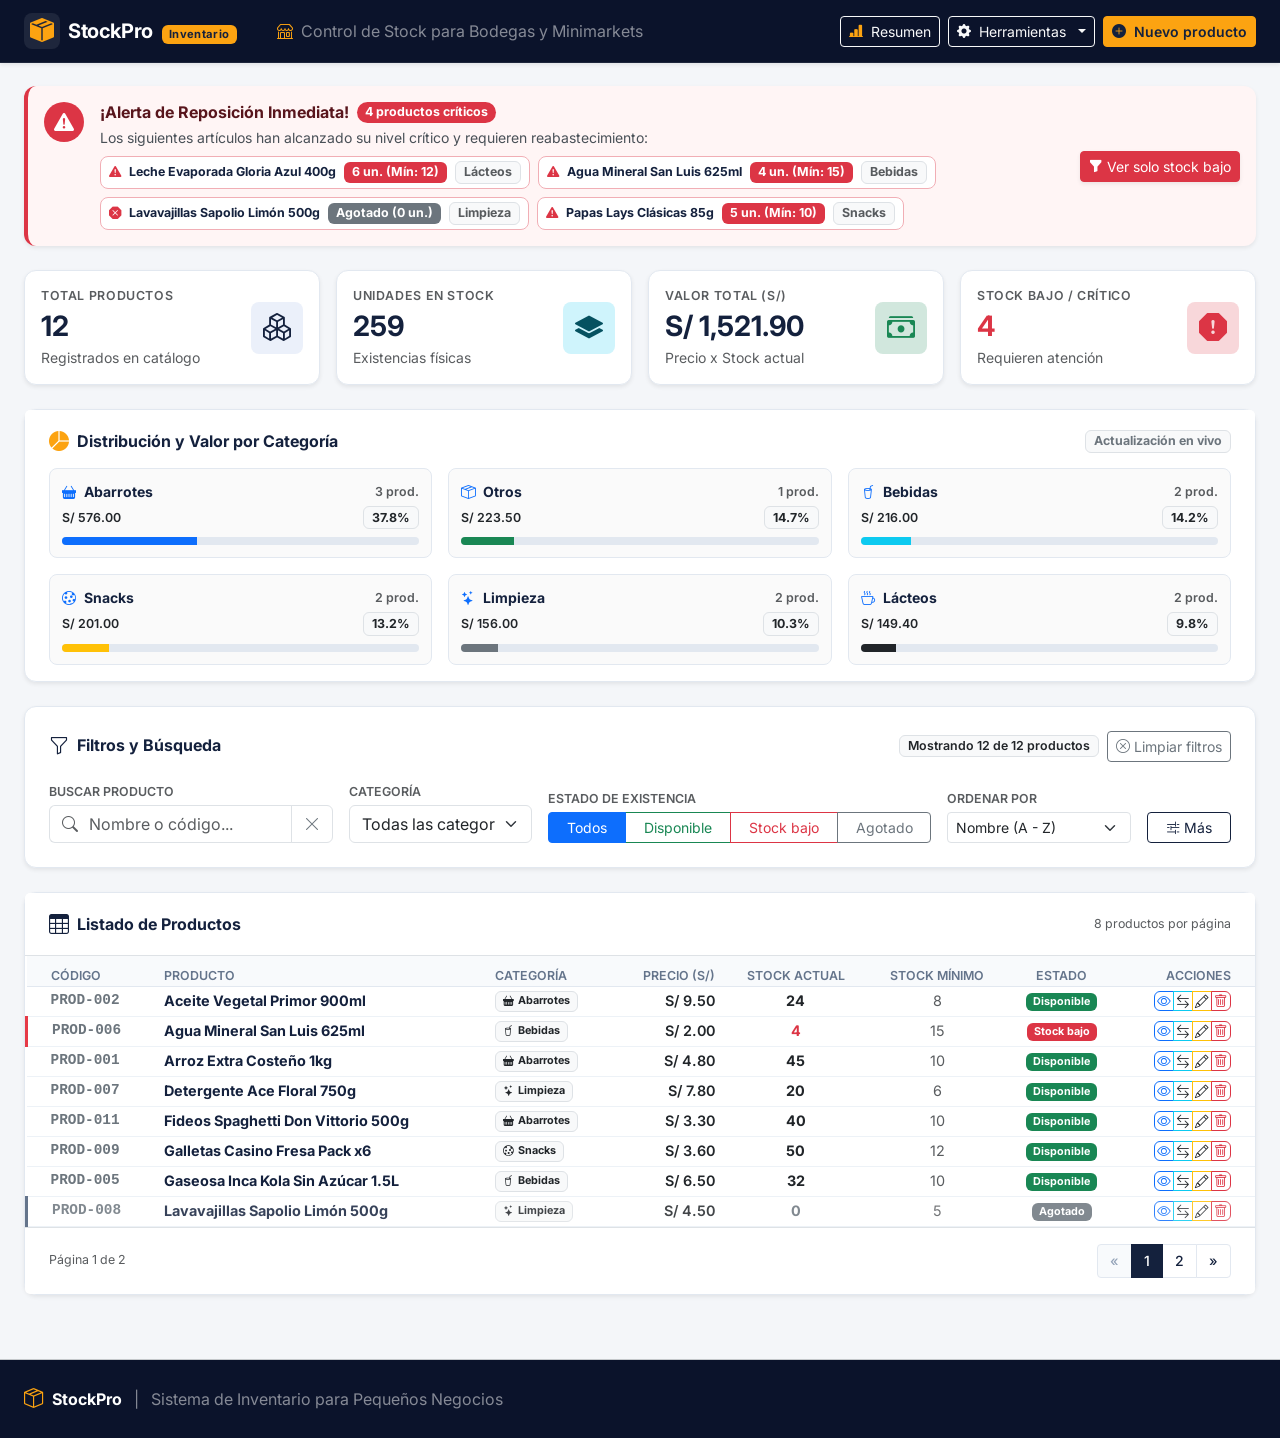
<file: index.html>
<!DOCTYPE html>
<html lang="es">
<head>
    <meta charset="UTF-8">
    <meta name="viewport" content="width=device-width, initial-scale=1.0">
    <meta name="description" content="StockPro - Sistema de Inventario para pequeños negocios.">
    <title>StockPro - Sistema de Inventario</title>

    <!-- Google Fonts: Inter -->
    <link rel="preconnect" href="https://fonts.googleapis.com">
    <link rel="preconnect" href="https://fonts.gstatic.com" crossorigin>
    <link href="https://fonts.googleapis.com/css2?family=Inter:wght@300;400;500;600;700&display=swap" rel="stylesheet">

    <!-- Bootstrap 5.3.3 CSS por CDN -->
    <link href="https://cdn.jsdelivr.net/npm/bootstrap@5.3.3/dist/css/bootstrap.min.css" rel="stylesheet" integrity="sha384-QWTKZyjpPEjISv5WaRU9OFeRpok6YctnYmDr5pNlyT2bRjXh0JMhjY6hW+ALEwIH" crossorigin="anonymous">

    <!-- Bootstrap Icons 1.11.3 por CDN -->
    <link rel="stylesheet" href="https://cdn.jsdelivr.net/npm/bootstrap-icons@1.11.3/font/bootstrap-icons.min.css">

    <!-- Estilos personalizados -->
    <link rel="stylesheet" href="css/styles.css">
</head>
<body>

    <!-- Enlace de accesibilidad: Saltar al contenido principal -->
    <a href="#main-content" class="skip-to-content visually-hidden-focusable">Saltar al contenido principal</a>

    <!-- 1. NAVBAR FIJA OSCURA -->
    <header>
        <nav class="navbar navbar-expand-lg navbar-dark bg-dark-navy fixed-top shadow-sm" aria-label="Navegación principal">
            <div class="container-fluid px-3 px-lg-4">
                <a class="navbar-brand d-flex align-items-center gap-2" href="landing.html">
                    <div class="brand-icon-wrapper">
                        <i class="bi bi-box-seam-fill text-accent fs-4" aria-hidden="true"></i>
                    </div>
                    <div>
                        <span class="fw-bold tracking-tight text-white fs-5">StockPro</span>
                        <span class="badge badge-accent ms-1 d-none d-sm-inline-block">Inventario</span>
                    </div>
                </a>

                <button class="navbar-toggler border-0" type="button" data-bs-toggle="collapse" data-bs-target="#navbarContenido" aria-controls="navbarContenido" aria-expanded="false" aria-label="Alternar navegación">
                    <span class="navbar-toggler-icon"></span>
                </button>

                <div class="collapse navbar-collapse" id="navbarContenido">
                    <ul class="navbar-nav me-auto mb-2 mb-lg-0 ms-lg-3">
                        <li class="nav-item">
                            <span class="nav-link active px-2 text-white-50 small">
                                <i class="bi bi-shop me-1 text-accent" aria-hidden="true"></i>
                                Control de Stock para Bodegas y Minimarkets
                            </span>
                        </li>
                    </ul>

                    <div class="d-flex flex-wrap align-items-center gap-2">
                        <!-- Botón para ver resumen general -->
                        <button type="button" class="btn btn-outline-light btn-sm d-flex align-items-center gap-2" id="btnAbrirResumen" data-bs-toggle="modal" data-bs-target="#modalResumen" aria-label="Abrir resumen del inventario">
                            <i class="bi bi-bar-chart-line-fill text-accent" aria-hidden="true"></i>
                            <span>Resumen</span>
                        </button>

                        <!-- Menú desplegable de herramientas y exportación -->
                        <div class="dropdown">
                            <button class="btn btn-outline-light btn-sm dropdown-toggle d-flex align-items-center gap-2" type="button" id="dropdownHerramientas" data-bs-toggle="dropdown" aria-expanded="false">
                                <i class="bi bi-gear-fill" aria-hidden="true"></i>
                                <span>Herramientas</span>
                            </button>
                            <ul class="dropdown-menu dropdown-menu-end shadow" aria-labelledby="dropdownHerramientas">
                                <li><h6 class="dropdown-header text-uppercase fs-xs">Exportar datos</h6></li>
                                <li>
                                    <button class="dropdown-item d-flex align-items-center gap-2" type="button" id="btnExportarCSV">
                                        <i class="bi bi-filetype-csv text-success" aria-hidden="true"></i>
                                        <span>Exportar a CSV (Excel)</span>
                                    </button>
                                </li>
                                <li>
                                    <button class="dropdown-item d-flex align-items-center gap-2" type="button" id="btnExportarJSON">
                                        <i class="bi bi-filetype-json text-primary" aria-hidden="true"></i>
                                        <span>Exportar a JSON</span>
                                    </button>
                                </li>
                                <li><hr class="dropdown-divider"></li>
                                <li><h6 class="dropdown-header text-uppercase fs-xs">Mantenimiento</h6></li>
                                <li>
                                    <button class="dropdown-item d-flex align-items-center gap-2 text-warning" type="button" id="btnMenuRestablecer">
                                        <i class="bi bi-arrow-counterclockwise" aria-hidden="true"></i>
                                        <span>Restablecer datos demo</span>
                                    </button>
                                </li>
                                <li>
                                    <button class="dropdown-item d-flex align-items-center gap-2 text-danger" type="button" id="btnMenuVaciar">
                                        <i class="bi bi-trash3-fill" aria-hidden="true"></i>
                                        <span>Vaciar inventario</span>
                                    </button>
                                </li>
                            </ul>
                        </div>

                        <!-- Botón principal: Nuevo producto -->
                        <button type="button" class="btn btn-accent btn-sm d-flex align-items-center gap-2" id="btnAbrirModalNuevo" data-bs-toggle="modal" data-bs-target="#modalProducto" aria-label="Registrar un nuevo producto">
                            <i class="bi bi-plus-circle-fill" aria-hidden="true"></i>
                            <span class="fw-semibold">Nuevo producto</span>
                        </button>
                    </div>
                </div>
            </div>
        </nav>
    </header>

    <!-- CONTENIDO PRINCIPAL -->
    <main id="main-content" class="main-wrapper">
        <div class="container-fluid px-3 px-lg-4">

            <!-- 2. BANNER DE ALERTA DESTACADO (STOCK BAJO) -->
            <section id="bannerAlertaStockBajo" class="alert alert-danger d-none shadow-sm border-0 border-start border-danger border-4 mb-4" role="alert" aria-live="polite">
                <div class="d-flex flex-column flex-md-row align-items-start align-items-md-center justify-content-between gap-3">
                    <div class="d-flex align-items-start gap-3">
                        <div class="alert-icon-circle bg-danger text-white rounded-circle d-flex align-items-center justify-content-center flex-shrink-0">
                            <i class="bi bi-exclamation-triangle-fill fs-5" aria-hidden="true"></i>
                        </div>
                        <div>
                            <div class="d-flex align-items-center gap-2 mb-1">
                                <h2 class="alert-heading h6 fw-bold mb-0">¡Alerta de Reposición Inmediata!</h2>
                                <span class="badge bg-danger rounded-pill fs-xs" id="alertaBadgeContador">0 productos</span>
                            </div>
                            <p class="mb-2 text-dark-emphasis small" id="alertaStockTexto">
                                Los siguientes artículos han alcanzado su nivel crítico y requieren reabastecimiento:
                            </p>
                            <div class="d-flex flex-wrap gap-2" id="alertaListaNombres" aria-live="polite">
                                <!-- Los productos críticos se renderizan uno por uno -->
                            </div>
                        </div>
                    </div>
                    <button type="button" class="btn btn-danger btn-sm text-nowrap d-flex align-items-center gap-1 shadow-sm" id="btnVerSoloStockBajo">
                        <i class="bi bi-funnel-fill" aria-hidden="true"></i>
                        <span>Ver solo stock bajo</span>
                    </button>
                </div>
            </section>

            <!-- 3. DASHBOARD CON 4 TARJETAS DE RESUMEN (KPIS) -->
            <section aria-labelledby="tituloDashboard" class="mb-4">
                <h2 id="tituloDashboard" class="visually-hidden">Resumen del Inventario</h2>
                <div class="row g-3 row-cols-1 row-cols-sm-2 row-cols-xl-4">
                    
                    <!-- Tarjeta 1: Total de productos -->
                    <div class="col">
                        <div class="card h-100 card-kpi border-0 shadow-sm">
                            <div class="card-body p-3 d-flex align-items-center justify-content-between">
                                <div>
                                    <span class="text-uppercase tracking-wider text-muted fw-semibold fs-xs d-block mb-1">Total Productos</span>
                                    <span class="h3 fw-bold mb-0 text-navy" id="kpiTotalProductos">0</span>
                                    <small class="text-muted d-block mt-1">Registrados en catálogo</small>
                                </div>
                                <div class="kpi-icon-box bg-navy-subtle text-navy rounded-3">
                                    <i class="bi bi-boxes fs-3" aria-hidden="true"></i>
                                </div>
                            </div>
                        </div>
                    </div>

                    <!-- Tarjeta 2: Unidades en stock -->
                    <div class="col">
                        <div class="card h-100 card-kpi border-0 shadow-sm">
                            <div class="card-body p-3 d-flex align-items-center justify-content-between">
                                <div>
                                    <span class="text-uppercase tracking-wider text-muted fw-semibold fs-xs d-block mb-1">Unidades en Stock</span>
                                    <span class="h3 fw-bold mb-0 text-navy" id="kpiTotalUnidades">0</span>
                                    <small class="text-muted d-block mt-1">Existencias físicas</small>
                                </div>
                                <div class="kpi-icon-box bg-info-subtle text-info-emphasis rounded-3">
                                    <i class="bi bi-layers-fill fs-3" aria-hidden="true"></i>
                                </div>
                            </div>
                        </div>
                    </div>

                    <!-- Tarjeta 3: Valor del inventario -->
                    <div class="col">
                        <div class="card h-100 card-kpi border-0 shadow-sm">
                            <div class="card-body p-3 d-flex align-items-center justify-content-between">
                                <div>
                                    <span class="text-uppercase tracking-wider text-muted fw-semibold fs-xs d-block mb-1">Valor Total (S/)</span>
                                    <span class="h3 fw-bold mb-0 text-navy" id="kpiValorTotal">S/ 0.00</span>
                                    <small class="text-muted d-block mt-1">Precio x Stock actual</small>
                                </div>
                                <div class="kpi-icon-box bg-success-subtle text-success rounded-3">
                                    <i class="bi bi-cash-stack fs-3" aria-hidden="true"></i>
                                </div>
                            </div>
                        </div>
                    </div>

                    <!-- Tarjeta 4: Productos con stock bajo -->
                    <div class="col">
                        <div class="card h-100 card-kpi border-0 shadow-sm">
                            <div class="card-body p-3 d-flex align-items-center justify-content-between">
                                <div>
                                    <span class="text-uppercase tracking-wider text-muted fw-semibold fs-xs d-block mb-1">Stock Bajo / Crítico</span>
                                    <span class="h3 fw-bold mb-0 text-danger" id="kpiStockBajo">0</span>
                                    <small class="text-muted d-block mt-1">Requieren atención</small>
                                </div>
                                <div class="kpi-icon-box bg-danger-subtle text-danger rounded-3">
                                    <i class="bi bi-exclamation-octagon-fill fs-3" aria-hidden="true"></i>
                                </div>
                            </div>
                        </div>
                    </div>

                </div>
            </section>

            <!-- 4. PANEL: VALOR POR CATEGORÍA CON BARRAS DE PROGRESO -->
            <section class="card border-0 shadow-sm mb-4" aria-labelledby="tituloValorCategorias">
                <div class="card-header bg-white border-0 pt-3 pb-2 px-3 px-md-4 d-flex align-items-center justify-content-between">
                    <div class="d-flex align-items-center gap-2">
                        <i class="bi bi-pie-chart-fill text-accent fs-5" aria-hidden="true"></i>
                        <h2 id="tituloValorCategorias" class="h6 fw-bold mb-0 text-navy">Distribución y Valor por Categoría</h2>
                    </div>
                    <span class="badge bg-light text-secondary border fs-xs">Actualización en vivo</span>
                </div>
                <div class="card-body px-3 px-md-4 pt-1 pb-3">
                    <div class="row g-3" id="contenedorProgresoCategorias">
                        <!-- Renderizado dinámicamente con JavaScript -->
                    </div>
                </div>
            </section>

            <!-- 5. BARRA DE FILTROS Y HERRAMIENTAS -->
            <section class="card border-0 shadow-sm mb-4" aria-labelledby="tituloFiltros">
                <div class="card-body p-3 p-md-4">
                    <div class="d-flex flex-wrap align-items-center justify-content-between gap-2 mb-3">
                        <div class="d-flex align-items-center gap-2">
                            <i class="bi bi-funnel text-navy fs-5" aria-hidden="true"></i>
                            <h2 id="tituloFiltros" class="h6 fw-bold mb-0 text-navy">Filtros y Búsqueda</h2>
                        </div>
                        <div class="d-flex align-items-center gap-2">
                            <span class="badge bg-light text-dark border px-2 py-1 fs-xs fw-semibold" id="contadorProductos" aria-live="polite">
                                Mostrando 0 de 0 productos
                            </span>
                            <button type="button" class="btn btn-outline-secondary btn-sm d-flex align-items-center gap-1" id="btnLimpiarFiltros" title="Restablecer todos los filtros">
                                <i class="bi bi-x-circle" aria-hidden="true"></i>
                                <span class="d-none d-sm-inline">Limpiar filtros</span>
                            </button>
                        </div>
                    </div>

                    <div class="row g-3 align-items-end">
                        
                        <!-- Buscador por nombre o código con botón de limpiar -->
                        <div class="col-12 col-md-4 col-xl-3">
                            <label for="inputBusqueda" class="form-label fs-xs fw-semibold text-uppercase text-muted mb-1">
                                Buscar producto
                            </label>
                            <div class="input-group">
                                <span class="input-group-text bg-white border-end-0 text-muted">
                                    <i class="bi bi-search" aria-hidden="true"></i>
                                </span>
                                <input type="search" class="form-control border-start-0 ps-0" id="inputBusqueda" placeholder="Nombre o código..." autocomplete="off">
                                <button class="btn btn-outline-secondary border" type="button" id="btnLimpiarBusqueda" title="Borrar texto de búsqueda" aria-label="Limpiar campo de búsqueda">
                                    <i class="bi bi-x-lg" aria-hidden="true"></i>
                                </button>
                            </div>
                        </div>

                        <!-- Select de categoría -->
                        <div class="col-12 col-sm-6 col-md-3 col-xl-2">
                            <label for="selectCategoria" class="form-label fs-xs fw-semibold text-uppercase text-muted mb-1">
                                Categoría
                            </label>
                            <select class="form-select" id="selectCategoria">
                                <option value="todas" selected>Todas las categorías</option>
                                <option value="Abarrotes">Abarrotes</option>
                                <option value="Bebidas">Bebidas</option>
                                <option value="Lácteos">Lácteos</option>
                                <option value="Limpieza">Limpieza</option>
                                <option value="Snacks">Snacks</option>
                                <option value="Otros">Otros</option>
                            </select>
                        </div>

                        <!-- Filtro por estado con botones toggle (btn-group) -->
                        <div class="col-12 col-sm-6 col-md-5 col-xl-4">
                            <label class="form-label fs-xs fw-semibold text-uppercase text-muted mb-1 d-block">
                                Estado de Existencia
                            </label>
                            <div class="btn-group w-100" role="group" aria-label="Filtro por estado de stock" id="grupoFiltroEstado">
                                <input type="radio" class="btn-check" name="filtroEstado" id="estadoTodos" value="todos" checked autocomplete="off">
                                <label class="btn btn-outline-primary btn-sm" for="estadoTodos">Todos</label>

                                <input type="radio" class="btn-check" name="filtroEstado" id="estadoDisponible" value="disponible" autocomplete="off">
                                <label class="btn btn-outline-success btn-sm" for="estadoDisponible">Disponible</label>

                                <input type="radio" class="btn-check" name="filtroEstado" id="estadoStockBajo" value="stock_bajo" autocomplete="off">
                                <label class="btn btn-outline-danger btn-sm" for="estadoStockBajo">Stock bajo</label>

                                <input type="radio" class="btn-check" name="filtroEstado" id="estadoAgotado" value="agotado" autocomplete="off">
                                <label class="btn btn-outline-secondary btn-sm" for="estadoAgotado">Agotado</label>
                            </div>
                        </div>

                        <!-- Ordenar por -->
                        <div class="col-12 col-sm-6 col-md-3 col-xl-2">
                            <label for="selectOrden" class="form-label fs-xs fw-semibold text-uppercase text-muted mb-1">
                                Ordenar por
                            </label>
                            <select class="form-select form-select-sm" id="selectOrden">
                                <option value="nombre_asc">Nombre (A - Z)</option>
                                <option value="nombre_desc">Nombre (Z - A)</option>
                                <option value="precio_asc">Precio (Menor a Mayor)</option>
                                <option value="precio_desc">Precio (Mayor a Menor)</option>
                                <option value="stock_asc">Stock (Menor a Mayor)</option>
                                <option value="stock_desc">Stock (Mayor a Menor)</option>
                            </select>
                        </div>

                        <!-- Botón para abrir panel offcanvas de rango de precios -->
                        <div class="col-12 col-sm-6 col-md-3 col-xl-1">
                            <button type="button" class="btn btn-outline-navy btn-sm w-100 d-flex align-items-center justify-content-center gap-1" data-bs-toggle="offcanvas" data-bs-target="#offcanvasFiltros" aria-controls="offcanvasFiltros" id="btnAbrirOffcanvasFiltros">
                                <i class="bi bi-sliders2" aria-hidden="true"></i>
                                <span>Más</span>
                            </button>
                        </div>

                    </div>
                </div>
            </section>

            <!-- 6. TABLA DE PRODUCTOS CON PAGINACIÓN -->
            <section class="card border-0 shadow-sm mb-4" aria-labelledby="tituloTabla">
                <div class="card-header bg-white border-bottom py-3 px-3 px-md-4 d-flex align-items-center justify-content-between">
                    <div class="d-flex align-items-center gap-2">
                        <i class="bi bi-table text-navy fs-5" aria-hidden="true"></i>
                        <h2 id="tituloTabla" class="h6 fw-bold mb-0 text-navy">Listado de Productos</h2>
                    </div>
                    <small class="text-muted fs-xs">8 productos por página</small>
                </div>

                <div class="table-responsive">
                    <table class="table table-hover align-middle mb-0" id="tablaProductos">
                        <thead class="table-light fs-xs text-uppercase text-muted">
                            <tr>
                                <th scope="col" class="ps-3 ps-md-4">Código</th>
                                <th scope="col">Producto</th>
                                <th scope="col">Categoría</th>
                                <th scope="col" class="text-end">Precio (S/)</th>
                                <th scope="col" class="text-center">Stock Actual</th>
                                <th scope="col" class="text-center">Stock Mínimo</th>
                                <th scope="col" class="text-center">Estado</th>
                                <th scope="col" class="text-end pe-3 pe-md-4">Acciones</th>
                            </tr>
                        </thead>
                        <tbody id="tbodyProductos">
                            <!-- Filas inyectadas dinámicamente mediante delegación de eventos -->
                        </tbody>
                    </table>
                </div>

                <!-- Estado vacío 1: Sin productos en el inventario -->
                <div id="estadoVacioInventario" class="p-5 text-center d-none">
                    <div class="empty-icon-box mx-auto mb-3 text-muted">
                        <i class="bi bi-box2 fs-1" aria-hidden="true"></i>
                    </div>
                    <h3 class="h5 fw-bold text-navy mb-2">Aún no hay productos registrados</h3>
                    <p class="text-muted small mb-3 max-w-sm mx-auto">
                        Comienza agregando tu primer producto para llevar el control inteligente de tu stock y precios.
                    </p>
                    <button type="button" class="btn btn-accent btn-sm d-inline-flex align-items-center gap-2 shadow-sm" data-bs-toggle="modal" data-bs-target="#modalProducto">
                        <i class="bi bi-plus-circle-fill" aria-hidden="true"></i>
                        <span>Agregar primer producto</span>
                    </button>
                </div>

                <!-- Estado vacío 2: Sin coincidencias con los filtros -->
                <div id="estadoVacioFiltros" class="p-5 text-center d-none">
                    <div class="empty-icon-box mx-auto mb-3 text-muted">
                        <i class="bi bi-search fs-1" aria-hidden="true"></i>
                    </div>
                    <h3 class="h5 fw-bold text-navy mb-2">No se encontraron productos</h3>
                    <p class="text-muted small mb-3 max-w-sm mx-auto">
                        Ningún producto coincide con los filtros o criterios de búsqueda ingresados.
                    </p>
                    <button type="button" class="btn btn-outline-secondary btn-sm d-inline-flex align-items-center gap-2" id="btnRestablecerFiltrosVacio">
                        <i class="bi bi-arrow-counterclockwise" aria-hidden="true"></i>
                        <span>Restablecer filtros</span>
                    </button>
                </div>

                <!-- Footer de la tabla con controles de paginación -->
                <div class="card-footer bg-white border-top py-3 px-3 px-md-4 d-flex flex-column flex-sm-row align-items-center justify-content-between gap-2" id="contenedorPaginacion">
                    <div class="text-muted fs-xs" id="infoPaginacion">
                        Página 1 de 1
                    </div>
                    <nav aria-label="Navegación de páginas de productos">
                        <ul class="pagination pagination-sm mb-0" id="listaPaginacion">
                            <!-- Botones de página generados dinámicamente -->
                        </ul>
                    </nav>
                </div>
            </section>

        </div>
    </main>

    <!-- 7. FOOTER INSTITUCIONAL -->
    <footer class="bg-dark-navy text-white-50 py-4 mt-auto border-top border-secondary-subtle">
        <div class="container-fluid px-3 px-lg-4 text-center">
            <div class="d-flex flex-column flex-md-row align-items-center justify-content-between gap-2">
                <div class="d-flex align-items-center justify-content-center gap-2">
                    <i class="bi bi-box-seam text-accent fs-5" aria-hidden="true"></i>
                    <span class="text-white fw-bold">StockPro</span>
                    <span class="mx-1">|</span>
                    <span>Sistema de Inventario para Pequeños Negocios</span>
                </div>
            </div>
        </div>
    </footer>

    <!-- ========================================================================= -->
    <!-- OFF-CANVAS: MÁS FILTROS (RANGO DE PRECIO)                                  -->
    <!-- ========================================================================= -->
    <div class="offcanvas offcanvas-end" tabindex="-1" id="offcanvasFiltros" aria-labelledby="tituloOffcanvasFiltros">
        <div class="offcanvas-header bg-navy text-white">
            <h3 class="offcanvas-title h6 fw-bold mb-0 d-flex align-items-center gap-2" id="tituloOffcanvasFiltros">
                <i class="bi bi-sliders2 text-accent" aria-hidden="true"></i>
                <span>Más Filtros de Inventario</span>
            </h3>
            <button type="button" class="btn-close btn-close-white" data-bs-dismiss="offcanvas" aria-label="Cerrar panel"></button>
        </div>
        <div class="offcanvas-body">
            <form id="formFiltroPrecio" novalidate>
                <div class="mb-4">
                    <h4 class="h6 fw-bold text-navy mb-3">Rango de Precio Unitario (S/)</h4>
                    
                    <div class="mb-3">
                        <label for="inputPrecioMin" class="form-label small fw-semibold">Precio Mínimo (S/)</label>
                        <div class="input-group">
                            <span class="input-group-text">S/</span>
                            <input type="number" class="form-control" id="inputPrecioMin" placeholder="0.00" min="0" step="0.50">
                        </div>
                    </div>

                    <div class="mb-3">
                        <label for="inputPrecioMax" class="form-label small fw-semibold">Precio Máximo (S/)</label>
                        <div class="input-group">
                            <span class="input-group-text">S/</span>
                            <input type="number" class="form-control" id="inputPrecioMax" placeholder="999.00" min="0" step="0.50">
                        </div>
                        <div class="invalid-feedback" id="feedbackPrecioRango">
                            El precio mínimo no puede ser mayor al precio máximo.
                        </div>
                    </div>
                </div>

                <div class="d-grid gap-2">
                    <button type="submit" class="btn btn-navy btn-sm py-2 fw-semibold">
                        <i class="bi bi-check2-circle me-1" aria-hidden="true"></i>
                        Aplicar Filtro de Precio
                    </button>
                    <button type="button" class="btn btn-outline-secondary btn-sm py-2" id="btnRestablecerPrecioOffcanvas">
                        <i class="bi bi-arrow-counterclockwise me-1" aria-hidden="true"></i>
                        Restablecer Rango
                    </button>
                </div>
            </form>
        </div>
    </div>

    <!-- ========================================================================= -->
    <!-- MODAL 1: NUEVO / EDITAR PRODUCTO (MISMO FORMULARIO PRECARGADO)              -->
    <!-- ========================================================================= -->
    <div class="modal fade" id="modalProducto" tabindex="-1" aria-labelledby="modalProductoTitulo" aria-hidden="true">
        <div class="modal-dialog modal-dialog-centered modal-lg">
            <div class="modal-content border-0 shadow">
                <div class="modal-header bg-navy text-white">
                    <h3 class="modal-title h6 fw-bold mb-0 d-flex align-items-center gap-2" id="modalProductoTitulo">
                        <i class="bi bi-box-seam text-accent" aria-hidden="true"></i>
                        <span id="textoTituloModalProducto">Nuevo Producto</span>
                    </h3>
                    <button type="button" class="btn-close btn-close-white" data-bs-dismiss="modal" aria-label="Cerrar modal"></button>
                </div>

                <form id="formProducto" novalidate>
                    <div class="modal-body p-4">
                        <input type="hidden" id="productoIdOculto" value="">

                        <div class="row g-3">
                            <!-- Código del producto -->
                            <div class="col-12 col-md-4">
                                <label for="inputCodigo" class="form-label small fw-bold">
                                    Código <span class="text-danger">*</span>
                                </label>
                                <input type="text" class="form-control" id="inputCodigo" placeholder="Ej: PROD-001" required autocomplete="off">
                                <div class="invalid-feedback" id="feedbackCodigo">
                                    Ingrese un código único (mínimo 3 caracteres).
                                </div>
                                <div class="form-text fs-xs">Identificador único en catálogo.</div>
                            </div>

                            <!-- Nombre del producto -->
                            <div class="col-12 col-md-8">
                                <label for="inputNombre" class="form-label small fw-bold">
                                    Nombre del Producto <span class="text-danger">*</span>
                                </label>
                                <input type="text" class="form-control" id="inputNombre" placeholder="Ej: Arroz Extra Costeño 1kg" required autocomplete="off">
                                <div class="invalid-feedback">
                                    El nombre es obligatorio (mínimo 3 caracteres).
                                </div>
                            </div>

                            <!-- Categoría -->
                            <div class="col-12 col-md-6">
                                <label for="inputCategoria" class="form-label small fw-bold">
                                    Categoría <span class="text-danger">*</span>
                                </label>
                                <select class="form-select" id="inputCategoria" required>
                                    <option value="" disabled selected>Seleccione una categoría...</option>
                                    <option value="Abarrotes">Abarrotes</option>
                                    <option value="Bebidas">Bebidas</option>
                                    <option value="Lácteos">Lácteos</option>
                                    <option value="Limpieza">Limpieza</option>
                                    <option value="Snacks">Snacks</option>
                                    <option value="Otros">Otros</option>
                                </select>
                                <div class="invalid-feedback">
                                    Seleccione una categoría válida.
                                </div>
                            </div>

                            <!-- Precio Unitario -->
                            <div class="col-12 col-md-6">
                                <label for="inputPrecio" class="form-label small fw-bold">
                                    Precio Unitario (S/) <span class="text-danger">*</span>
                                </label>
                                <div class="input-group">
                                    <span class="input-group-text">S/</span>
                                    <input type="number" class="form-control" id="inputPrecio" placeholder="0.00" step="0.01" min="0.01" required>
                                    <div class="invalid-feedback">
                                        El precio debe ser un número mayor a 0.00.
                                    </div>
                                </div>
                            </div>

                            <!-- Stock Actual -->
                            <div class="col-12 col-md-6">
                                <label for="inputStock" class="form-label small fw-bold">
                                    Stock Actual (Unidades) <span class="text-danger">*</span>
                                </label>
                                <input type="number" class="form-control" id="inputStock" placeholder="0" min="0" step="1" required>
                                <div class="invalid-feedback">
                                    El stock debe ser un número entero mayor o igual a 0.
                                </div>
                            </div>

                            <!-- Stock Mínimo -->
                            <div class="col-12 col-md-6">
                                <label for="inputStockMinimo" class="form-label small fw-bold">
                                    Stock Mínimo de Alerta <span class="text-danger">*</span>
                                </label>
                                <input type="number" class="form-control" id="inputStockMinimo" placeholder="5" min="0" step="1" required>
                                <div class="invalid-feedback">
                                    El stock mínimo debe ser un entero mayor o igual a 0.
                                </div>
                                <div class="form-text fs-xs">Dispara alertas si el stock es menor o igual.</div>
                            </div>
                        </div>
                    </div>

                    <div class="modal-footer bg-light px-4 py-3">
                        <button type="button" class="btn btn-outline-secondary btn-sm" data-bs-dismiss="modal">
                            Cancelar
                        </button>
                        <button type="submit" class="btn btn-accent btn-sm d-flex align-items-center gap-2" id="btnGuardarProducto">
                            <i class="bi bi-check-circle-fill" aria-hidden="true"></i>
                            <span id="textoBotonGuardar">Guardar producto</span>
                        </button>
                    </div>
                </form>
            </div>
        </div>
    </div>

    <!-- ========================================================================= -->
    <!-- MODAL 2: REGISTRAR MOVIMIENTO (ENTRADA / SALIDA)                            -->
    <!-- ========================================================================= -->
    <div class="modal fade" id="modalMovimiento" tabindex="-1" aria-labelledby="modalMovimientoTitulo" aria-hidden="true">
        <div class="modal-dialog modal-dialog-centered">
            <div class="modal-content border-0 shadow">
                <div class="modal-header bg-navy text-white">
                    <h3 class="modal-title h6 fw-bold mb-0 d-flex align-items-center gap-2" id="modalMovimientoTitulo">
                        <i class="bi bi-arrow-left-right text-accent" aria-hidden="true"></i>
                        <span>Registrar Movimiento de Stock</span>
                    </h3>
                    <button type="button" class="btn-close btn-close-white" data-bs-dismiss="modal" aria-label="Cerrar modal"></button>
                </div>

                <form id="formMovimiento" novalidate>
                    <div class="modal-body p-4">
                        <input type="hidden" id="movimientoProductoId" value="">

                        <!-- Resumen del producto seleccionado -->
                        <div class="p-3 bg-light rounded-3 border mb-3">
                            <span class="fs-xs text-uppercase text-muted fw-bold d-block">Producto seleccionado</span>
                            <h4 class="h6 fw-bold text-navy mb-1" id="movimientoProductoNombre">-</h4>
                            <div class="d-flex align-items-center gap-3 text-muted small">
                                <span>Código: <strong id="movimientoProductoCodigo" class="text-dark">-</strong></span>
                                <span>Stock actual: <strong id="movimientoProductoStock" class="text-primary">-</strong></span>
                            </div>
                        </div>

                        <!-- Tipo de movimiento -->
                        <div class="mb-3">
                            <label class="form-label small fw-bold d-block">Tipo de Movimiento <span class="text-danger">*</span></label>
                            <div class="row g-2">
                                <div class="col-6">
                                    <input type="radio" class="btn-check" name="tipoMovimiento" id="tipoEntrada" value="entrada" checked autocomplete="off">
                                    <label class="btn btn-outline-success w-100 d-flex align-items-center justify-content-center gap-2 py-2" for="tipoEntrada">
                                        <i class="bi bi-box-arrow-in-down fs-5" aria-hidden="true"></i>
                                        <span class="fw-semibold">Entrada (+)</span>
                                    </label>
                                </div>
                                <div class="col-6">
                                    <input type="radio" class="btn-check" name="tipoMovimiento" id="tipoSalida" value="salida" autocomplete="off">
                                    <label class="btn btn-outline-danger w-100 d-flex align-items-center justify-content-center gap-2 py-2" for="tipoSalida">
                                        <i class="bi bi-box-arrow-up-right fs-5" aria-hidden="true"></i>
                                        <span class="fw-semibold">Salida (-)</span>
                                    </label>
                                </div>
                            </div>
                        </div>

                        <!-- Cantidad -->
                        <div class="mb-3">
                            <label for="inputCantidadMovimiento" class="form-label small fw-bold">
                                Cantidad de Unidades <span class="text-danger">*</span>
                            </label>
                            <input type="number" class="form-control" id="inputCantidadMovimiento" placeholder="1" min="1" step="1" required>
                            <div class="invalid-feedback" id="feedbackCantidadMovimiento">
                                Ingrese una cantidad entera mayor a 0.
                            </div>
                        </div>

                        <!-- Motivo opcional -->
                        <div class="mb-2">
                            <label for="inputMotivoMovimiento" class="form-label small fw-semibold">
                                Motivo (Opcional)
                            </label>
                            <input type="text" class="form-control" id="inputMotivoMovimiento" placeholder="Ej: Compra a distribuidor, venta mostrador, merma...">
                        </div>
                    </div>

                    <div class="modal-footer bg-light px-4 py-3">
                        <button type="button" class="btn btn-outline-secondary btn-sm" data-bs-dismiss="modal">
                            Cancelar
                        </button>
                        <button type="submit" class="btn btn-navy btn-sm d-flex align-items-center gap-2" id="btnGuardarMovimiento">
                            <i class="bi bi-check2-circle" aria-hidden="true"></i>
                            <span>Registrar movimiento</span>
                        </button>
                    </div>
                </form>
            </div>
        </div>
    </div>

    <!-- ========================================================================= -->
    <!-- MODAL 3: DETALLE DEL PRODUCTO (FICHA TÉCNICA)                              -->
    <!-- ========================================================================= -->
    <div class="modal fade" id="modalDetalle" tabindex="-1" aria-labelledby="modalDetalleTitulo" aria-hidden="true">
        <div class="modal-dialog modal-dialog-centered">
            <div class="modal-content border-0 shadow">
                <div class="modal-header bg-navy text-white">
                    <h3 class="modal-title h6 fw-bold mb-0 d-flex align-items-center gap-2" id="modalDetalleTitulo">
                        <i class="bi bi-info-circle-fill text-accent" aria-hidden="true"></i>
                        <span>Ficha Detallada del Producto</span>
                    </h3>
                    <button type="button" class="btn-close btn-close-white" data-bs-dismiss="modal" aria-label="Cerrar ficha"></button>
                </div>
                <div class="modal-body p-4" id="cuerpoDetalleProducto">
                    <!-- Inyectado dinámicamente -->
                </div>
                <div class="modal-footer bg-light px-4 py-3 d-flex justify-content-between">
                    <span class="fs-xs text-muted">StockPro - Control de inventario</span>
                    <button type="button" class="btn btn-navy btn-sm" data-bs-dismiss="modal">
                        Cerrar ficha
                    </button>
                </div>
            </div>
        </div>
    </div>

    <!-- ========================================================================= -->
    <!-- MODAL 4: CONFIRMACIÓN DE ELIMINACIÓN DE UN PRODUCTO                        -->
    <!-- ========================================================================= -->
    <div class="modal fade" id="modalEliminar" tabindex="-1" aria-labelledby="modalEliminarTitulo" aria-hidden="true">
        <div class="modal-dialog modal-dialog-centered">
            <div class="modal-content border-0 shadow">
                <div class="modal-header bg-danger text-white">
                    <h3 class="modal-title h6 fw-bold mb-0 d-flex align-items-center gap-2" id="modalEliminarTitulo">
                        <i class="bi bi-exclamation-triangle-fill" aria-hidden="true"></i>
                        <span>Confirmar Eliminación</span>
                    </h3>
                    <button type="button" class="btn-close btn-close-white" data-bs-dismiss="modal" aria-label="Cerrar"></button>
                </div>
                <div class="modal-body p-4">
                    <p class="mb-3">
                        ¿Está completamente seguro de que desea eliminar este producto del inventario? Esta acción no se puede deshacer.
                    </p>
                    <div class="p-3 bg-light border border-danger-subtle rounded-3 text-center">
                        <span class="fs-xs text-uppercase text-muted d-block">Producto a eliminar:</span>
                        <strong class="text-danger fs-6" id="nombreProductoEliminar"></strong>
                        <div class="text-muted small mt-1" id="codigoProductoEliminar"></div>
                    </div>
                </div>
                <div class="modal-footer bg-light px-4 py-3">
                    <button type="button" class="btn btn-outline-secondary btn-sm" data-bs-dismiss="modal">
                        Cancelar
                    </button>
                    <button type="button" class="btn btn-danger btn-sm d-flex align-items-center gap-2 shadow-sm" id="btnConfirmarEliminar">
                        <i class="bi bi-trash3-fill" aria-hidden="true"></i>
                        <span>Eliminar producto</span>
                    </button>
                </div>
            </div>
        </div>
    </div>

    <!-- ========================================================================= -->
    <!-- MODAL 5: CONFIRMACIÓN GENERAL (VACIAR INVENTARIO / RESTABLECER DEMO)        -->
    <!-- ========================================================================= -->
    <div class="modal fade" id="modalConfirmarAccion" tabindex="-1" aria-labelledby="modalConfirmarAccionTitulo" aria-hidden="true">
        <div class="modal-dialog modal-dialog-centered">
            <div class="modal-content border-0 shadow">
                <div class="modal-header text-white" id="modalConfirmarAccionHeader">
                    <h3 class="modal-title h6 fw-bold mb-0 d-flex align-items-center gap-2" id="modalConfirmarAccionTitulo">
                        <i class="bi bi-exclamation-circle-fill" aria-hidden="true"></i>
                        <span id="textoTituloConfirmarAccion">Confirmación</span>
                    </h3>
                    <button type="button" class="btn-close btn-close-white" data-bs-dismiss="modal" aria-label="Cerrar"></button>
                </div>
                <div class="modal-body p-4">
                    <p class="mb-0" id="textoMensajeConfirmarAccion">
                        ¿Está seguro de realizar esta acción?
                    </p>
                </div>
                <div class="modal-footer bg-light px-4 py-3">
                    <button type="button" class="btn btn-outline-secondary btn-sm" data-bs-dismiss="modal">
                        Cancelar
                    </button>
                    <button type="button" class="btn btn-danger btn-sm" id="btnEjecutarConfirmarAccion">
                        Confirmar
                    </button>
                </div>
            </div>
        </div>
    </div>

    <!-- ========================================================================= -->
    <!-- MODAL 6: RESUMEN DEL INVENTARIO (INFORMES Y VALORACIÓN)                   -->
    <!-- ========================================================================= -->
    <div class="modal fade" id="modalResumen" tabindex="-1" aria-labelledby="modalResumenTitulo" aria-hidden="true">
        <div class="modal-dialog modal-dialog-centered modal-lg">
            <div class="modal-content border-0 shadow">
                <div class="modal-header bg-navy text-white">
                    <h3 class="modal-title h6 fw-bold mb-0 d-flex align-items-center gap-2" id="modalResumenTitulo">
                        <i class="bi bi-clipboard2-data-fill text-accent" aria-hidden="true"></i>
                        <span>Informe y Resumen Global del Inventario</span>
                    </h3>
                    <button type="button" class="btn-close btn-close-white" data-bs-dismiss="modal" aria-label="Cerrar resumen"></button>
                </div>
                <div class="modal-body p-4" id="cuerpoModalResumen">
                    <!-- Inyectado dinámicamente -->
                </div>
                <div class="modal-footer bg-light px-4 py-3 d-flex justify-content-between">
                    <div class="d-flex gap-2">
                        <button type="button" class="btn btn-outline-success btn-sm d-flex align-items-center gap-1" id="btnExportarCSVDesdeResumen">
                            <i class="bi bi-filetype-csv" aria-hidden="true"></i>
                            <span>Descargar CSV</span>
                        </button>
                        <button type="button" class="btn btn-outline-primary btn-sm d-flex align-items-center gap-1" id="btnExportarJSONDesdeResumen">
                            <i class="bi bi-filetype-json" aria-hidden="true"></i>
                            <span>Descargar JSON</span>
                        </button>
                    </div>
                    <button type="button" class="btn btn-navy btn-sm" data-bs-dismiss="modal">
                        Cerrar informe
                    </button>
                </div>
            </div>
        </div>
    </div>

    <!-- ========================================================================= -->
    <!-- CONTENEDOR DE TOASTS FLOTANTES PARA RETROALIMENTACIÓN (BOOTSTRAP)        -->
    <!-- ========================================================================= -->
    <div class="toast-container position-fixed bottom-0 end-0 p-3" style="z-index: 1090;">
        <div id="toastNotificacion" class="toast align-items-center border-0 shadow" role="alert" aria-live="assertive" aria-atomic="true">
            <div class="d-flex">
                <div class="toast-body d-flex align-items-center gap-2 py-3 px-3">
                    <i id="toastIcono" class="bi bi-check-circle-fill fs-5" aria-hidden="true"></i>
                    <span id="toastMensaje" class="fw-semibold small">Operación realizada con éxito.</span>
                </div>
                <button type="button" class="btn-close btn-close-white me-2 m-auto" data-bs-dismiss="toast" aria-label="Cerrar notificación"></button>
            </div>
        </div>
    </div>

    <!-- Bootstrap 5.3.3 Bundle con Popper por CDN -->
    <script src="https://cdn.jsdelivr.net/npm/bootstrap@5.3.3/dist/js/bootstrap.bundle.min.js" integrity="sha384-YvpcrYf0tY3lHB60NNkmXc5s9fDVZLESaAA55NDzOxhy9GkcIdslK1eN7N6jIeHz" crossorigin="anonymous"></script>

    <!-- Lógica de la aplicación en JavaScript Vanilla Puro -->
    <script src="js/app.js"></script>
</body>
</html>
</file>
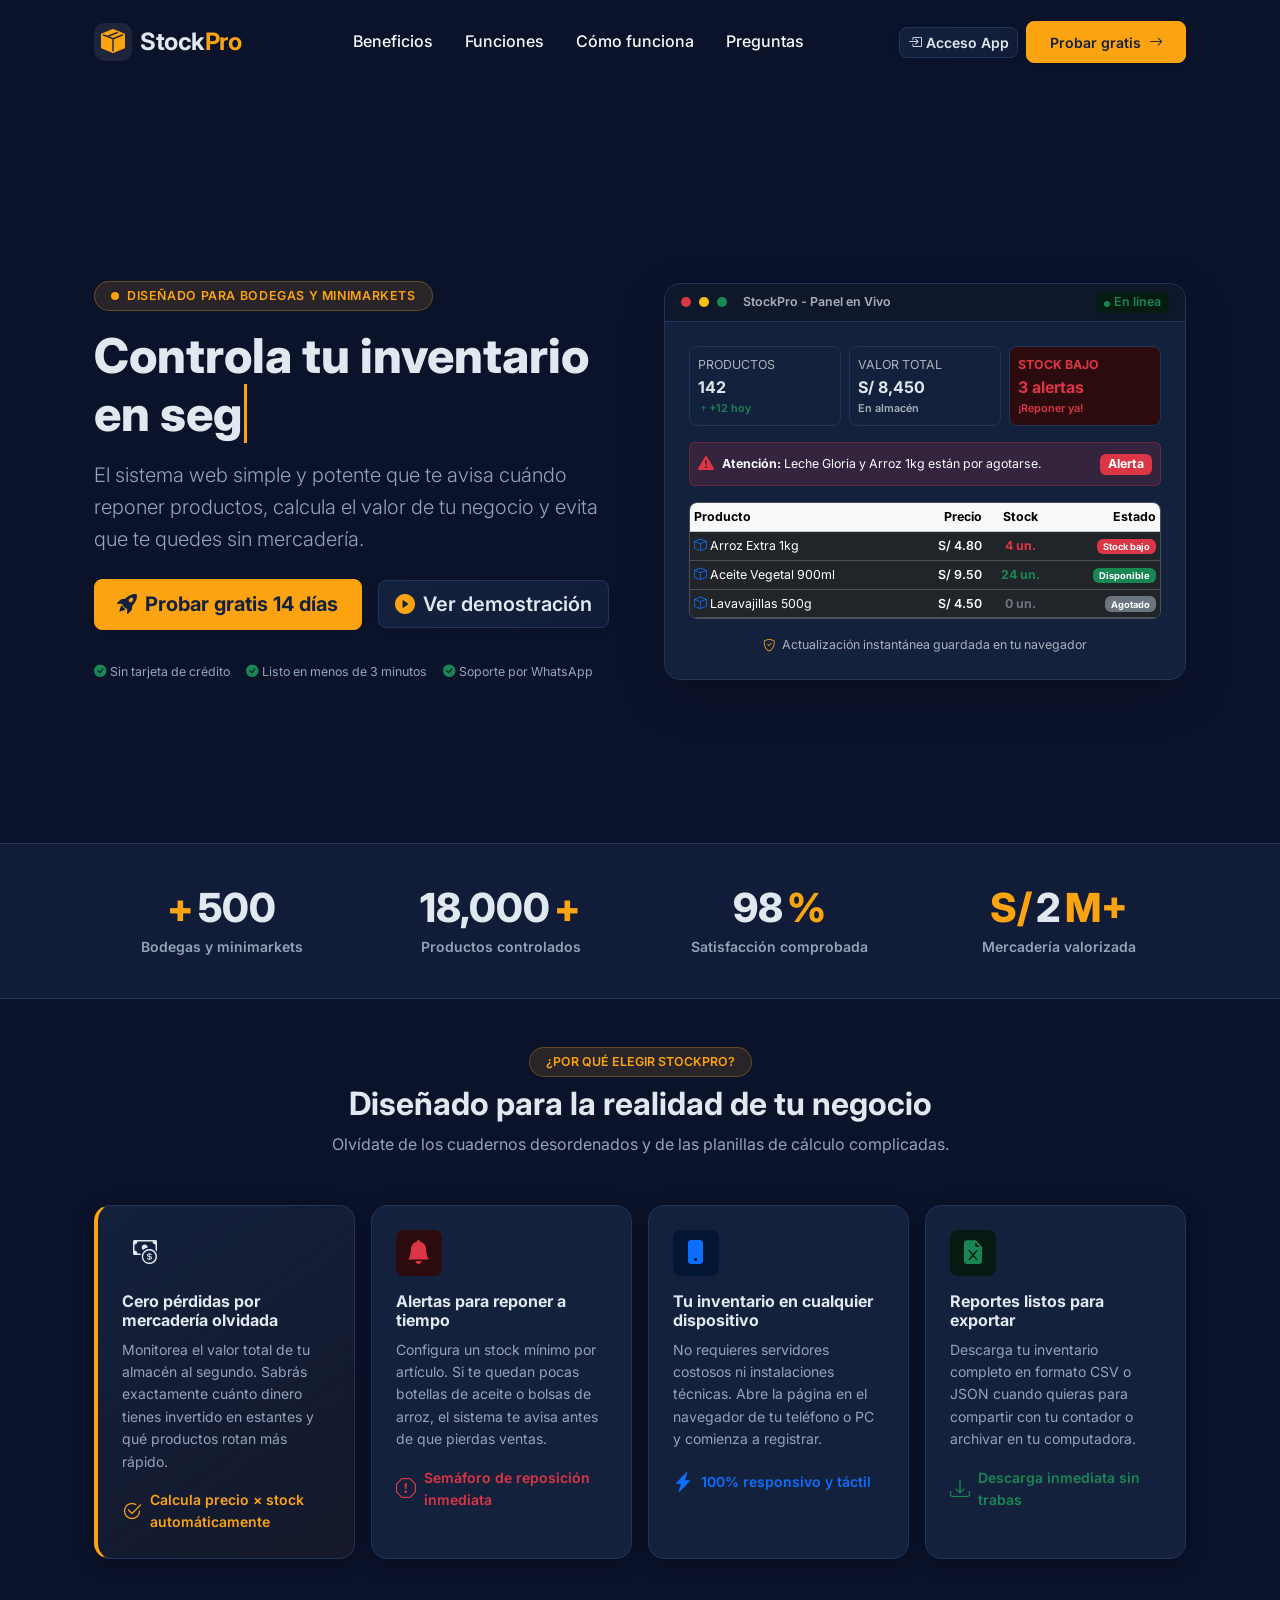
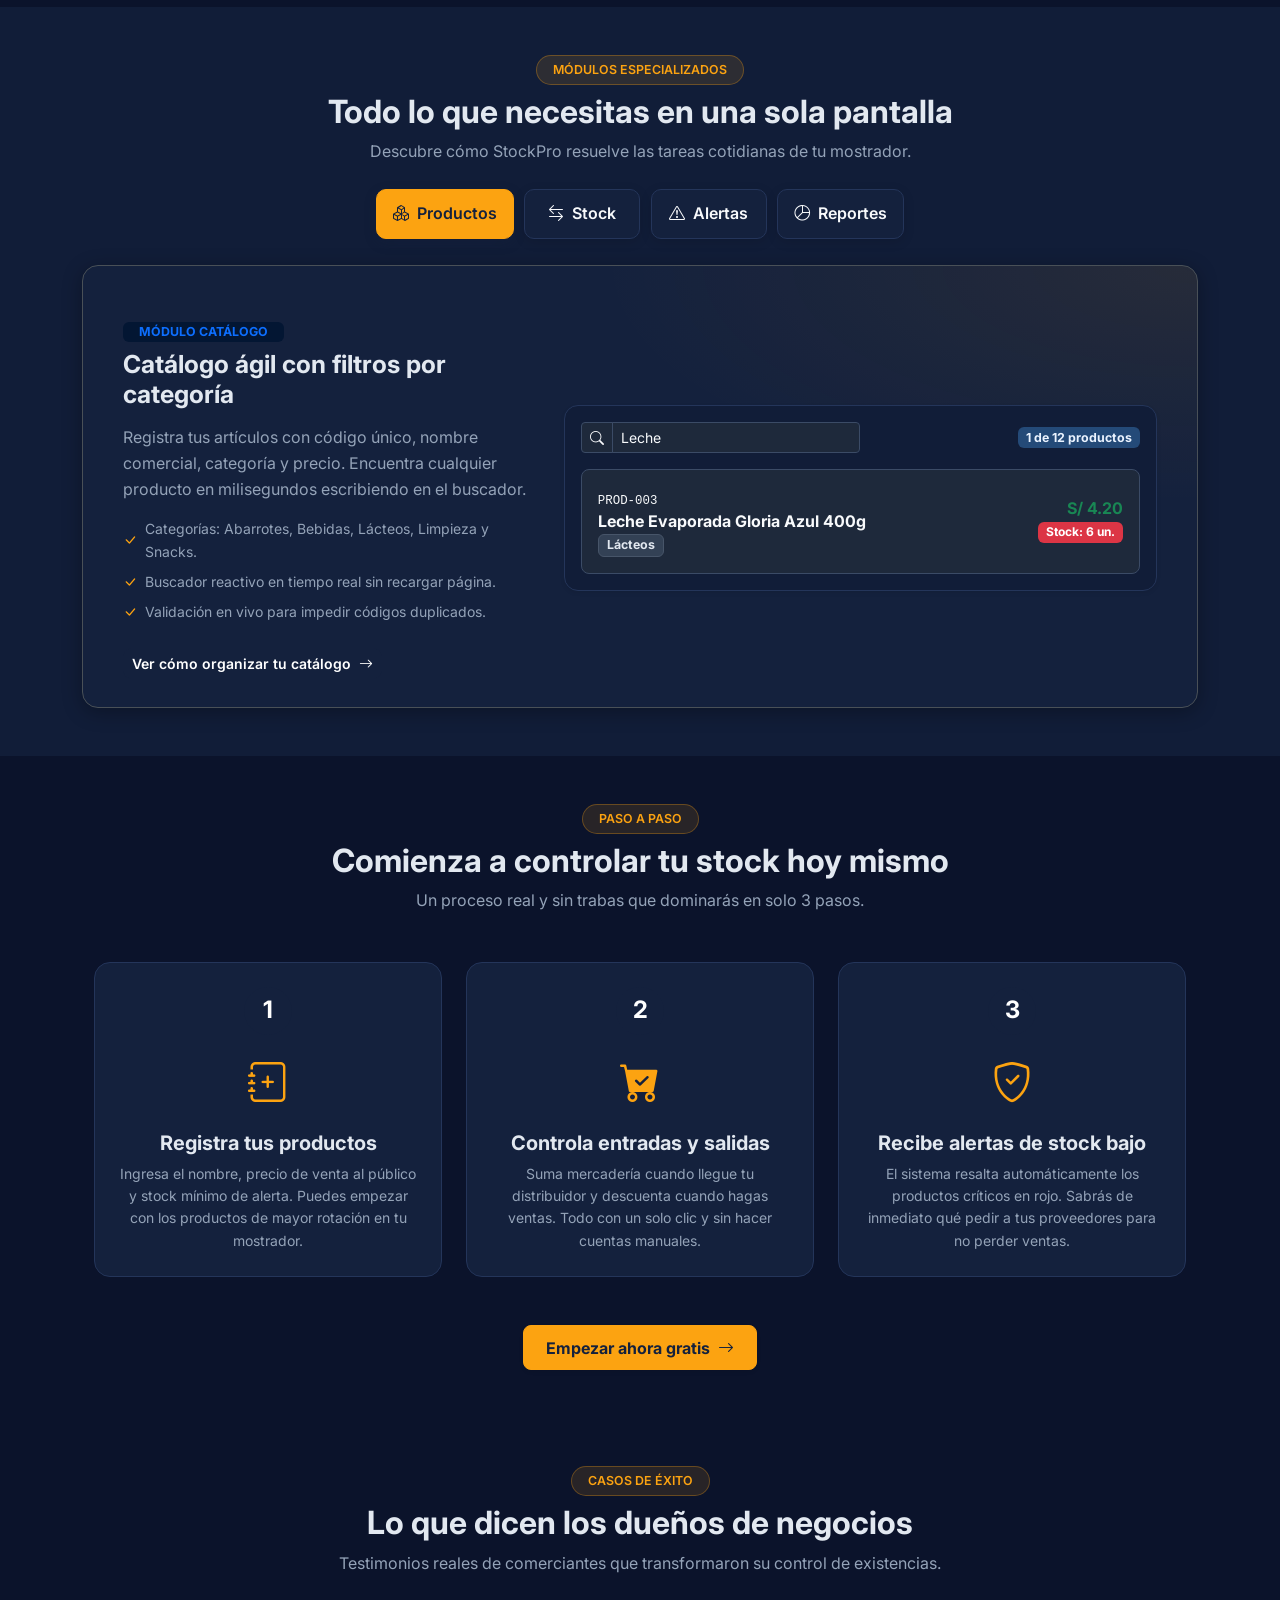
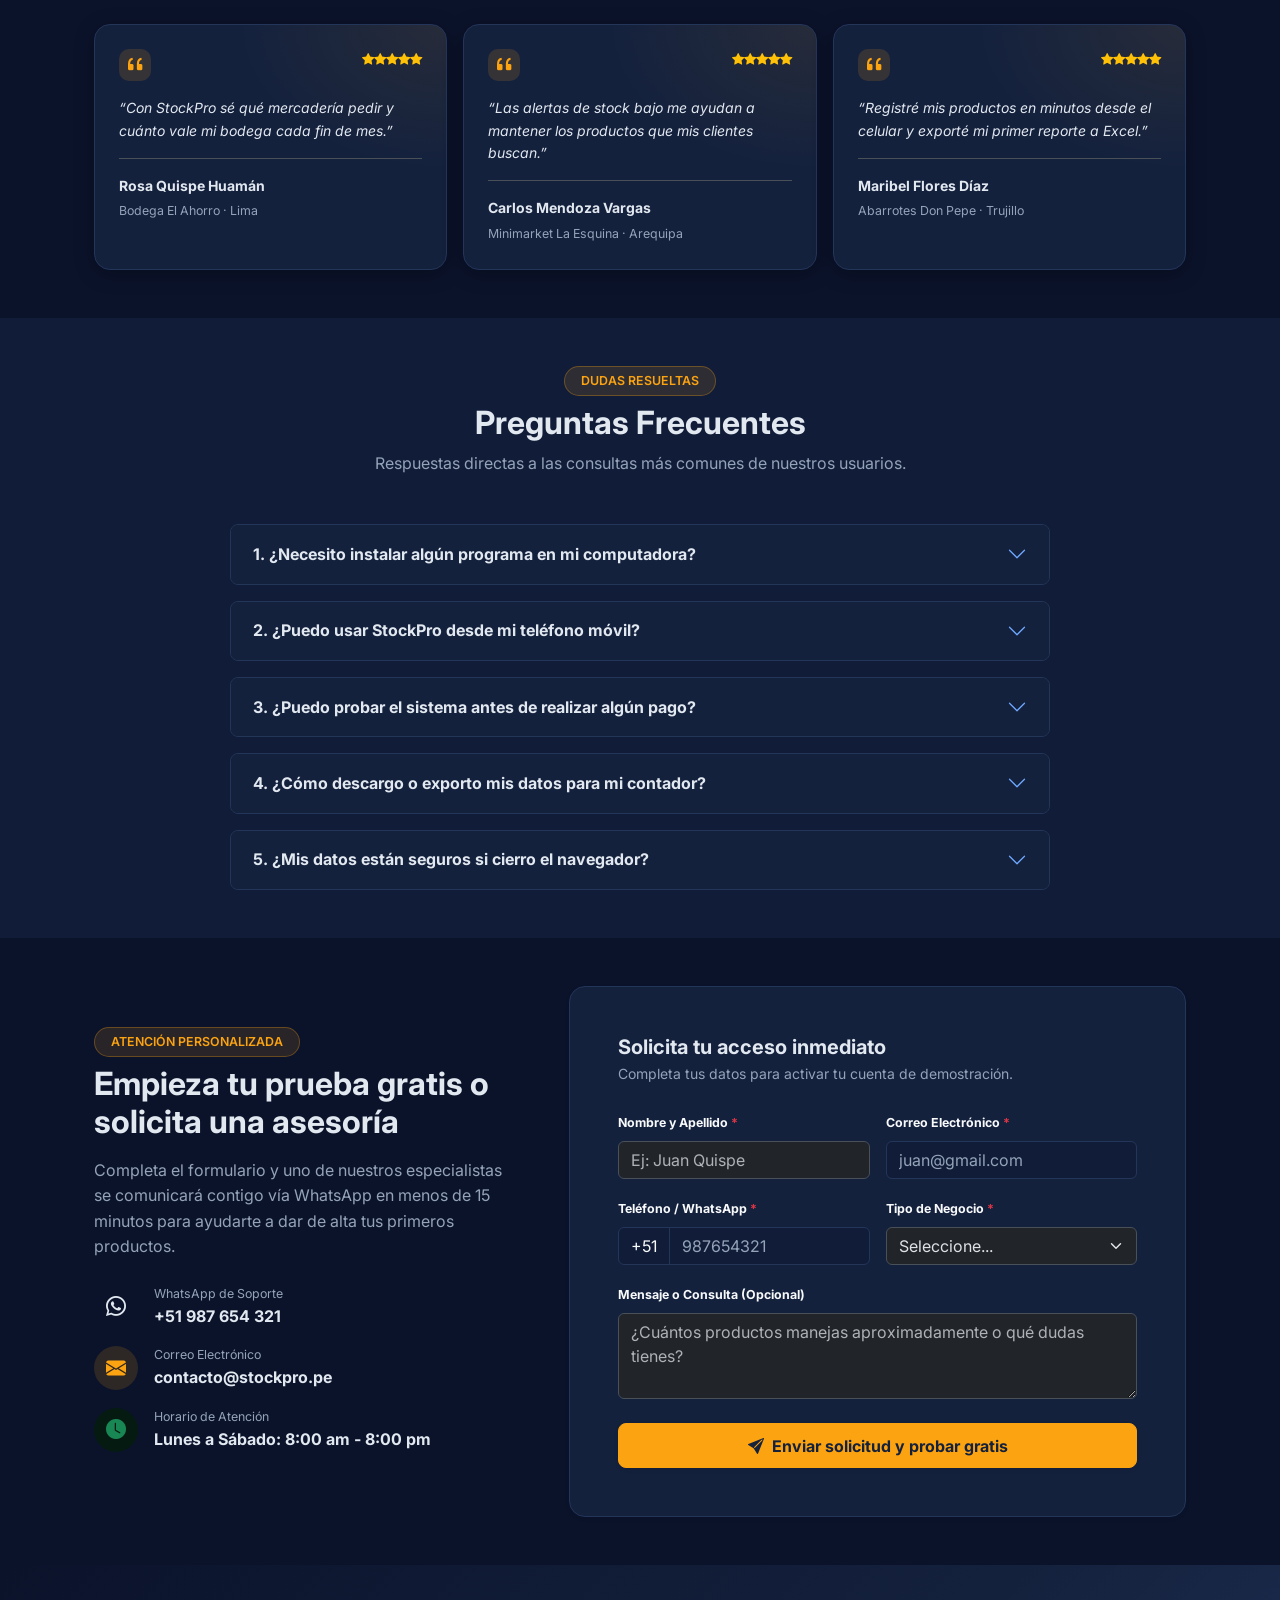
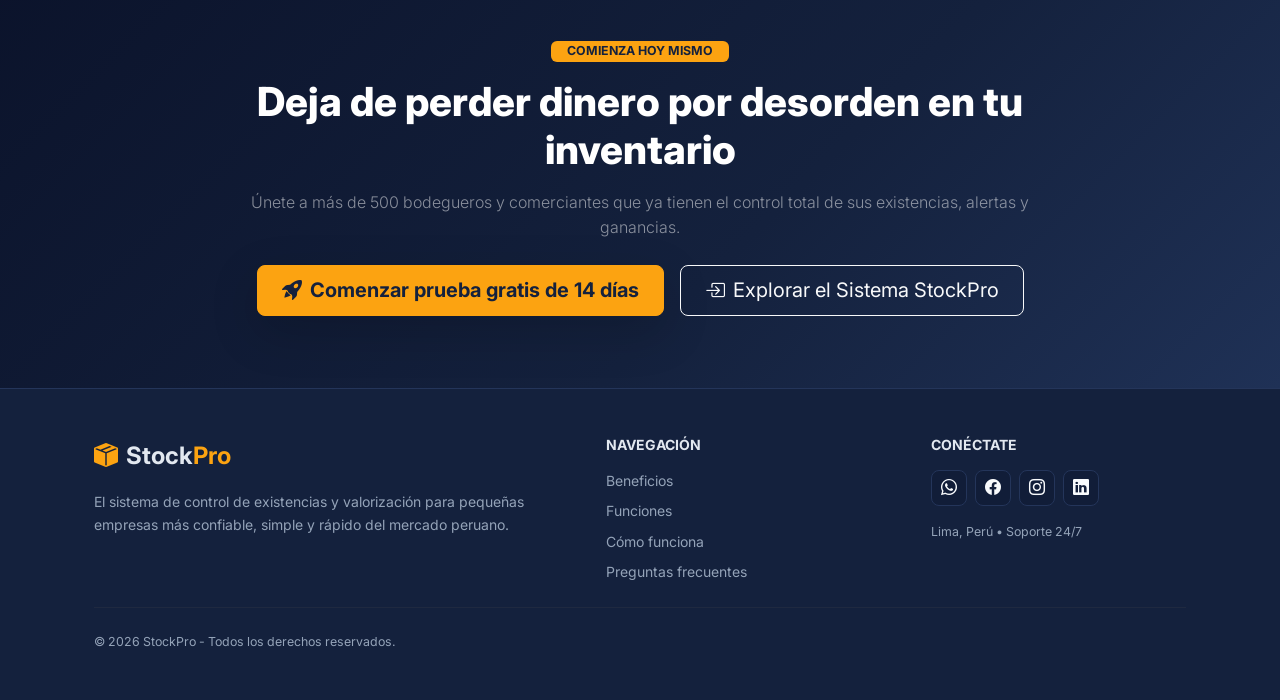
<file: landing.html>
<!DOCTYPE html>
<html lang="es" data-bs-theme="dark">
<head>
    <meta charset="UTF-8">
    <meta name="viewport" content="width=device-width, initial-scale=1.0">
    <meta name="description" content="StockPro - El sistema de inventario web más fácil y rápido para bodegas, tiendas y minimarkets en el Perú. Controla stock, alertas y precios sin complicaciones.">
    <title>StockPro | Sistema de Inventario para Bodegas y Minimarkets</title>

    <!-- Google Fonts: Inter -->
    <link rel="preconnect" href="https://fonts.googleapis.com">
    <link rel="preconnect" href="https://fonts.gstatic.com" crossorigin>
    <link href="https://fonts.googleapis.com/css2?family=Inter:wght@300;400;500;600;700;800&display=swap" rel="stylesheet">

    <!-- Bootstrap 5.3.3 CSS por CDN -->
    <link href="https://cdn.jsdelivr.net/npm/bootstrap@5.3.3/dist/css/bootstrap.min.css" rel="stylesheet" integrity="sha384-QWTKZyjpPEjISv5WaRU9OFeRpok6YctnYmDr5pNlyT2bRjXh0JMhjY6hW+ALEwIH" crossorigin="anonymous">

    <!-- Bootstrap Icons 1.11.3 por CDN -->
    <link rel="stylesheet" href="https://cdn.jsdelivr.net/npm/bootstrap-icons@1.11.3/font/bootstrap-icons.min.css">

    <!-- Hoja de estilos personalizada de la Landing Page -->
    <link rel="stylesheet" href="css/landing.css">
</head>
<body data-bs-spy="scroll" data-bs-target="#navbarPrincipal" data-bs-offset="100" tabindex="0">

    <!-- Enlace de accesibilidad: Saltar al contenido principal -->
    <a href="#hero" class="skip-to-content visually-hidden-focusable">Saltar al contenido principal</a>

    <!-- ========================================================================= -->
    <!-- 1. NAVBAR FIJA INTELIGENTE Y NAVEGACIÓN                                  -->
    <!-- ========================================================================= -->
    <header>
        <nav class="navbar navbar-expand-lg fixed-top navbar-landing" id="navbarPrincipal" aria-label="Navegación principal de StockPro">
            <div class="container px-3 px-lg-4">
                
                <!-- Logo corporativo -->
                <a class="navbar-brand d-flex align-items-center gap-2" href="#hero">
                    <div class="brand-badge-icon">
                        <i class="bi bi-box-seam-fill text-accent fs-4" aria-hidden="true"></i>
                    </div>
                    <span class="fw-bold tracking-tight fs-4 text-brand">Stock<span class="text-accent">Pro</span></span>
                </a>

                <!-- Botón móvil para abrir el menú -->
                <div class="d-flex align-items-center gap-2 d-lg-none">
                    <button class="navbar-toggler border-0 shadow-none" type="button" data-bs-toggle="collapse" data-bs-target="#navbarLinks" aria-controls="navbarLinks" aria-expanded="false" aria-label="Abrir menú de navegación">
                        <span class="navbar-toggler-icon"></span>
                    </button>
                </div>

                <!-- Enlaces del menú y CTAs -->
                <div class="collapse navbar-collapse" id="navbarLinks">
                    <ul class="navbar-nav mx-auto mb-2 mb-lg-0 py-2 py-lg-0">
                        <li class="nav-item">
                            <a class="nav-link px-3" href="#beneficios">Beneficios</a>
                        </li>
                        <li class="nav-item">
                            <a class="nav-link px-3" href="#funciones">Funciones</a>
                        </li>
                        <li class="nav-item">
                            <a class="nav-link px-3" href="#como-funciona">Cómo funciona</a>
                        </li>
                        <li class="nav-item">
                            <a class="nav-link px-3" href="#preguntas">Preguntas</a>
                        </li>
                    </ul>

                    <div class="d-flex align-items-center gap-2 pt-2 pt-lg-0">
                        <!-- Botón secundario: Entrar a la app -->
                        <a href="index.html" class="btn btn-outline-brand btn-sm d-none d-sm-inline-flex align-items-center gap-1" title="Ir al panel de inventario">
                            <i class="bi bi-box-arrow-in-right" aria-hidden="true"></i>
                            <span>Acceso App</span>
                        </a>

                        <!-- Botón principal CTA: Probar gratis -->
                        <a href="#contacto" class="btn btn-accent btn-sm d-inline-flex align-items-center gap-2 shadow-sm">
                            <span class="fw-semibold">Probar gratis</span>
                            <i class="bi bi-arrow-right" aria-hidden="true"></i>
                        </a>
                    </div>
                </div>

            </div>
        </nav>
    </header>

    <!-- ========================================================================= -->
    <!-- 2. HERO SECTION CON MAQUETA HTML/CSS DEL PANEL STOCKPRO                   -->
    <!-- ========================================================================= -->
    <section id="hero" class="hero-section py-5">
        <div class="container px-3 px-lg-4 pt-4 pt-lg-5">
            <div class="row align-items-center g-5 min-vh-lg-80">
                
                <!-- Columna Izquierda: Mensaje Potente y Llamados a la Acción -->
                <div class="col-12 col-lg-6">
                    <div class="badge-tag d-inline-flex align-items-center gap-2 mb-3 px-3 py-1 rounded-pill">
                        <span class="badge-dot"></span>
                        <span class="fs-xs fw-semibold text-uppercase tracking-wider">Diseñado para bodegas y minimarkets</span>
                    </div>

                    <h1 class="hero-title hero-typewriter display-5 fw-extrabold text-brand mb-3" aria-label="Controla tu inventario en segundos, sin complicaciones ni pérdidas.">
                        <span class="hero-typewriter-prefix" aria-hidden="true">Controla tu inventario en segundos, </span><span class="text-accent-highlight hero-typewriter-highlight" aria-hidden="true">sin complicaciones ni pérdidas.</span>
                    </h1>

                    <p class="hero-subtitle lead text-muted-custom mb-4">
                        El sistema web simple y potente que te avisa cuándo reponer productos, calcula el valor de tu negocio y evita que te quedes sin mercadería.
                    </p>

                    <!-- Botones de Acción -->
                    <div class="d-flex flex-column flex-sm-row align-items-stretch align-items-sm-center gap-3 mb-4">
                        <a href="#contacto" class="btn btn-accent btn-lg d-inline-flex align-items-center justify-content-center gap-2 shadow-sm">
                            <i class="bi bi-rocket-takeoff-fill" aria-hidden="true"></i>
                            <span>Probar gratis 14 días</span>
                        </a>
                        <a href="index.html" class="btn btn-outline-brand btn-demo-no-hover btn-lg d-inline-flex align-items-center justify-content-center gap-2">
                            <i class="bi bi-play-circle-fill text-accent" aria-hidden="true"></i>
                            <span>Ver demostración</span>
                        </a>
                    </div>

                    <!-- Garantías y Confianza -->
                    <div class="hero-trust-list d-flex flex-wrap align-items-center gap-3 pt-2 text-muted-custom fs-xs">
                        <div class="d-flex align-items-center gap-1">
                            <i class="bi bi-check-circle-fill text-success" aria-hidden="true"></i>
                            <span>Sin tarjeta de crédito</span>
                        </div>
                        <div class="d-flex align-items-center gap-1">
                            <i class="bi bi-check-circle-fill text-success" aria-hidden="true"></i>
                            <span>Listo en menos de 3 minutos</span>
                        </div>
                        <div class="d-flex align-items-center gap-1">
                            <i class="bi bi-check-circle-fill text-success" aria-hidden="true"></i>
                            <span>Soporte por WhatsApp</span>
                        </div>
                    </div>
                </div>

                <!-- Columna Derecha: Maqueta Interactiva de StockPro en HTML/CSS Puro -->
                <div class="col-12 col-lg-6">
                    <div class="mockup-window dashboard-animated shadow-lg rounded-4 overflow-hidden border">
                        
                        <!-- Barra de ventana tipo navegador/app -->
                        <div class="mockup-header px-3 py-2 d-flex align-items-center justify-content-between">
                            <div class="d-flex align-items-center gap-2">
                                <span class="mockup-circle bg-danger"></span>
                                <span class="mockup-circle bg-warning"></span>
                                <span class="mockup-circle bg-success"></span>
                                <span class="mockup-tab-title ms-2 fs-xs fw-semibold text-muted">StockPro - Panel en Vivo</span>
                            </div>
                            <span class="badge bg-success-subtle text-success fs-xs fw-semibold">
                                <i class="bi bi-circle-fill online-status-dot me-1" style="font-size: 6px;"></i>En línea
                            </span>
                        </div>

                        <!-- Cuerpo del Mockup (Resumen del Dashboard) -->
                        <div class="mockup-body p-3 p-md-4">
                            
                            <!-- 3 Mini Tarjetas KPI -->
                            <div class="row g-2 mb-3">
                                <div class="col-4">
                                    <div class="mini-kpi-card p-2 rounded-3 border">
                                        <span class="fs-xs text-muted d-block text-uppercase">Productos</span>
                                        <strong class="fs-6 text-brand">142</strong>
                                        <span class="mini-trend text-success"><i class="bi bi-arrow-up-short"></i>+12 hoy</span>
                                    </div>
                                </div>
                                <div class="col-4">
                                    <div class="mini-kpi-card p-2 rounded-3 border">
                                        <span class="fs-xs text-muted d-block text-uppercase">Valor Total</span>
                                        <strong class="fs-6 text-brand">S/ 8,450</strong>
                                        <span class="mini-trend text-muted">En almacén</span>
                                    </div>
                                </div>
                                <div class="col-4">
                                    <div class="mini-kpi-card p-2 rounded-3 border border-danger-subtle bg-danger-subtle">
                                        <span class="fs-xs text-danger fw-bold d-block text-uppercase">Stock Bajo</span>
                                        <strong class="fs-6 text-danger">3 alertas</strong>
                                        <span class="mini-trend text-danger">¡Reponer ya!</span>
                                    </div>
                                </div>
                            </div>

                            <!-- Mini Banner de Alerta -->
                            <div class="mini-alert p-2 rounded-2 mb-3 d-flex align-items-center justify-content-between">
                                <div class="d-flex align-items-center gap-2 fs-xs">
                                    <i class="bi bi-exclamation-triangle-fill text-danger fs-6" aria-hidden="true"></i>
                                    <span><strong>Atención:</strong> Leche Gloria y Arroz 1kg están por agotarse.</span>
                                </div>
                                <span class="badge bg-danger fs-xs">Alerta</span>
                            </div>

                            <!-- Mini Tabla de Productos Simulada -->
                            <div class="mini-table-wrapper rounded-3 border overflow-hidden">
                                <div class="table-responsive">
                                    <table class="table table-sm align-middle mb-0 fs-xs">
                                        <thead class="table-light">
                                            <tr>
                                                <th>Producto</th>
                                                <th class="text-end">Precio</th>
                                                <th class="text-center">Stock</th>
                                                <th class="text-end">Estado</th>
                                            </tr>
                                        </thead>
                                        <tbody>
                                            <tr>
                                                <td><i class="bi bi-box me-1 text-primary"></i>Arroz Extra 1kg</td>
                                                <td class="text-end fw-semibold">S/ 4.80</td>
                                                <td class="text-center fw-bold text-danger">4 un.</td>
                                                <td class="text-end"><span class="badge bg-danger">Stock bajo</span></td>
                                            </tr>
                                            <tr>
                                                <td><i class="bi bi-box me-1 text-primary"></i>Aceite Vegetal 900ml</td>
                                                <td class="text-end fw-semibold">S/ 9.50</td>
                                                <td class="text-center fw-bold text-success">24 un.</td>
                                                <td class="text-end"><span class="badge bg-success">Disponible</span></td>
                                            </tr>
                                            <tr>
                                                <td><i class="bi bi-box me-1 text-primary"></i>Lavavajillas 500g</td>
                                                <td class="text-end fw-semibold">S/ 4.50</td>
                                                <td class="text-center fw-bold text-secondary">0 un.</td>
                                                <td class="text-end"><span class="badge bg-secondary">Agotado</span></td>
                                            </tr>
                                        </tbody>
                                    </table>
                                </div>
                            </div>

                            <div class="mockup-footer-note text-center mt-3 fs-xs text-muted">
                                <i class="bi bi-shield-check text-accent me-1" aria-hidden="true"></i>
                                Actualización instantánea guardada en tu navegador
                            </div>

                        </div>
                    </div>
                </div>

            </div>
        </div>
    </section>

    <!-- ========================================================================= -->
    <!-- 3. BARRA DE MÉTRICAS CON CONTADORES ANIMADOS (INTERSECTION OBSERVER)      -->
    <!-- ========================================================================= -->
    <section class="metrics-bar py-4" id="metricas" aria-label="Métricas del impacto de StockPro">
        <div class="container px-3 px-lg-4">
            <div class="row g-4 text-center">
                
                <!-- Métrica 1 -->
                <div class="col-6 col-md-3">
                    <div class="metric-item p-3 rounded-3">
                        <div class="d-flex align-items-center justify-content-center gap-1">
                            <span class="display-6 fw-extrabold text-accent">+</span>
                            <span class="display-6 fw-extrabold text-brand counter-number" data-target="500">0</span>
                        </div>
                        <span class="fs-sm fw-semibold text-muted-custom d-block mt-1">Bodegas y minimarkets</span>
                    </div>
                </div>

                <!-- Métrica 2 -->
                <div class="col-6 col-md-3">
                    <div class="metric-item p-3 rounded-3">
                        <div class="d-flex align-items-center justify-content-center gap-1">
                            <span class="display-6 fw-extrabold text-brand counter-number" data-target="18000">0</span>
                            <span class="display-6 fw-extrabold text-accent">+</span>
                        </div>
                        <span class="fs-sm fw-semibold text-muted-custom d-block mt-1">Productos controlados</span>
                    </div>
                </div>

                <!-- Métrica 3 -->
                <div class="col-6 col-md-3">
                    <div class="metric-item p-3 rounded-3">
                        <div class="d-flex align-items-center justify-content-center gap-1">
                            <span class="display-6 fw-extrabold text-brand counter-number" data-target="98">0</span>
                            <span class="display-6 fw-extrabold text-accent">%</span>
                        </div>
                        <span class="fs-sm fw-semibold text-muted-custom d-block mt-1">Satisfacción comprobada</span>
                    </div>
                </div>

                <!-- Métrica 4 -->
                <div class="col-6 col-md-3">
                    <div class="metric-item p-3 rounded-3">
                        <div class="d-flex align-items-center justify-content-center gap-1">
                            <span class="display-6 fw-extrabold text-accent">S/</span>
                            <span class="display-6 fw-extrabold text-brand counter-number" data-target="2">0</span>
                            <span class="display-6 fw-extrabold text-accent">M+</span>
                        </div>
                        <span class="fs-sm fw-semibold text-muted-custom d-block mt-1">Mercadería valorizada</span>
                    </div>
                </div>

            </div>
        </div>
    </section>

    <!-- ========================================================================= -->
    <!-- 4. BENEFICIOS CLAVE (DISEÑO VARIADO Y NO REPETITIVO)                      -->
    <!-- ========================================================================= -->
    <section id="beneficios" class="section-padding py-5">
        <div class="container px-3 px-lg-4">
            
            <div class="text-center max-w-xl mx-auto mb-5">
                <span class="badge-tag d-inline-block px-3 py-1 rounded-pill mb-2 fs-xs fw-semibold text-uppercase">
                    ¿Por qué elegir StockPro?
                </span>
                <h2 class="section-title h2 fw-bold text-brand mb-2">Diseñado para la realidad de tu negocio</h2>
                <p class="section-lead text-muted-custom">
                    Olvídate de los cuadernos desordenados y de las planillas de cálculo complicadas.
                </p>
            </div>

            <!-- Grilla variada de 4 beneficios -->
            <div class="row g-3 align-items-stretch">
                
                <!-- Beneficio 1: Tarjeta destacada grande con fondo suave -->
                <div class="col-12 col-sm-6 col-lg-3">
                    <div class="benefit-card h-100 p-3 p-lg-4 rounded-4 border benefit-featured">
                        <div class="benefit-icon-box bg-accent text-brand rounded-3 mb-3">
                            <i class="bi bi-cash-coin fs-4" aria-hidden="true"></i>
                        </div>
                        <h3 class="h6 fw-bold text-brand mb-2">Cero pérdidas por mercadería olvidada</h3>
                        <p class="text-muted-custom small mb-3">
                            Monitorea el valor total de tu almacén al segundo. Sabrás exactamente cuánto dinero tienes invertido en estantes y qué productos rotan más rápido.
                        </p>
                        <div class="d-flex align-items-center gap-2 text-accent fw-semibold fs-sm">
                            <i class="bi bi-check2-circle fs-5" aria-hidden="true"></i>
                            <span>Calcula precio × stock automáticamente</span>
                        </div>
                    </div>
                </div>

                <!-- Beneficio 2: Tarjeta limpia -->
                <div class="col-12 col-sm-6 col-lg-3">
                    <div class="benefit-card h-100 p-3 p-lg-4 rounded-4 border">
                        <div class="benefit-icon-box bg-danger-subtle text-danger rounded-3 mb-3">
                            <i class="bi bi-bell-fill fs-4" aria-hidden="true"></i>
                        </div>
                        <h3 class="h6 fw-bold text-brand mb-2">Alertas para reponer a tiempo</h3>
                        <p class="text-muted-custom small mb-3">
                            Configura un stock mínimo por artículo. Si te quedan pocas botellas de aceite o bolsas de arroz, el sistema te avisa antes de que pierdas ventas.
                        </p>
                        <div class="d-flex align-items-center gap-2 text-danger fw-semibold fs-sm">
                            <i class="bi bi-exclamation-octagon fs-5" aria-hidden="true"></i>
                            <span>Semáforo de reposición inmediata</span>
                        </div>
                    </div>
                </div>

                <!-- Beneficio 3: Horizontal -->
                <div class="col-12 col-sm-6 col-lg-3">
                    <div class="benefit-card h-100 p-3 p-lg-4 rounded-4 border">
                        <div class="benefit-icon-box bg-primary-subtle text-primary rounded-3 mb-3">
                            <i class="bi bi-phone-fill fs-4" aria-hidden="true"></i>
                        </div>
                        <h3 class="h6 fw-bold text-brand mb-2">Tu inventario en cualquier dispositivo</h3>
                        <p class="text-muted-custom small mb-3">
                            No requieres servidores costosos ni instalaciones técnicas. Abre la página en el navegador de tu teléfono o PC y comienza a registrar.
                        </p>
                        <div class="d-flex align-items-center gap-2 text-primary fw-semibold fs-sm">
                            <i class="bi bi-lightning-charge-fill fs-5" aria-hidden="true"></i>
                            <span>100% responsivo y táctil</span>
                        </div>
                    </div>
                </div>

                <!-- Beneficio 4: Horizontal -->
                <div class="col-12 col-sm-6 col-lg-3">
                    <div class="benefit-card h-100 p-3 p-lg-4 rounded-4 border">
                        <div class="benefit-icon-box bg-success-subtle text-success rounded-3 mb-3">
                            <i class="bi bi-file-earmark-excel-fill fs-4" aria-hidden="true"></i>
                        </div>
                        <h3 class="h6 fw-bold text-brand mb-2">Reportes listos para exportar</h3>
                        <p class="text-muted-custom small mb-3">
                            Descarga tu inventario completo en formato CSV o JSON cuando quieras para compartir con tu contador o archivar en tu computadora.
                        </p>
                        <div class="d-flex align-items-center gap-2 text-success fw-semibold fs-sm">
                            <i class="bi bi-download fs-5" aria-hidden="true"></i>
                            <span>Descarga inmediata sin trabas</span>
                        </div>
                    </div>
                </div>

            </div>

        </div>
    </section>

    <!-- ========================================================================= -->
    <!-- 5. FUNCIONES CON PESTAÑAS (NAV-PILLS DE BOOTSTRAP) Y MAQUETAS             -->
    <!-- ========================================================================= -->
    <section id="funciones" class="section-padding py-5 bg-surface-alt">
        <div class="container px-3 px-lg-4">
            
            <div class="text-center max-w-xl mx-auto mb-4">
                <span class="badge-tag d-inline-block px-3 py-1 rounded-pill mb-2 fs-xs fw-semibold text-uppercase">
                    Módulos Especializados
                </span>
                <h2 class="section-title h2 fw-bold text-brand mb-2">Todo lo que necesitas en una sola pantalla</h2>
                <p class="section-lead text-muted-custom">
                    Descubre cómo StockPro resuelve las tareas cotidianas de tu mostrador.
                </p>
            </div>

            <!-- Botones Nav-Pills de Bootstrap -->
            <ul class="nav nav-pills feature-tabs justify-content-center gap-2 mb-4" id="pillsFuncionesTab" role="tablist">
                <li class="nav-item" role="presentation">
                    <button class="nav-link active px-3 py-2 fw-semibold d-flex align-items-center gap-2" id="pill-productos-tab" data-bs-toggle="pill" data-bs-target="#pill-productos" type="button" role="tab" aria-controls="pill-productos" aria-selected="true">
                        <i class="bi bi-boxes" aria-hidden="true"></i>
                        <span>Productos</span>
                    </button>
                </li>
                <li class="nav-item" role="presentation">
                    <button class="nav-link px-3 py-2 fw-semibold d-flex align-items-center gap-2" id="pill-stock-tab" data-bs-toggle="pill" data-bs-target="#pill-stock" type="button" role="tab" aria-controls="pill-stock" aria-selected="false">
                        <i class="bi bi-arrow-left-right" aria-hidden="true"></i>
                        <span>Stock</span>
                    </button>
                </li>
                <li class="nav-item" role="presentation">
                    <button class="nav-link px-3 py-2 fw-semibold d-flex align-items-center gap-2" id="pill-alertas-tab" data-bs-toggle="pill" data-bs-target="#pill-alertas" type="button" role="tab" aria-controls="pill-alertas" aria-selected="false">
                        <i class="bi bi-exclamation-triangle" aria-hidden="true"></i>
                        <span>Alertas</span>
                    </button>
                </li>
                <li class="nav-item" role="presentation">
                    <button class="nav-link px-3 py-2 fw-semibold d-flex align-items-center gap-2" id="pill-reportes-tab" data-bs-toggle="pill" data-bs-target="#pill-reportes" type="button" role="tab" aria-controls="pill-reportes" aria-selected="false">
                        <i class="bi bi-pie-chart" aria-hidden="true"></i>
                        <span>Reportes</span>
                    </button>
                </li>
            </ul>

            <!-- Contenido de las Pestañas -->
            <div class="tab-content" id="pillsFuncionesTabContent" style="margin-top:  50px;">
                
                <!-- Pestaña 1: Productos -->
                <div class="tab-pane fade show active" id="pill-productos" role="tabpanel" aria-labelledby="pill-productos-tab" tabindex="0">
                    <div class="row align-items-center g-4 p-4 p-lg-5 bg-card rounded-4 border feature-panel">
                        <div class="col-12 col-lg-5">
                            <span class="badge bg-primary-subtle text-primary mb-2 px-3 py-1 fw-bold fs-xs">MÓDULO CATÁLOGO</span>
                            <h3 class="h3 fw-bold text-brand mb-3">Catálogo ágil con filtros por categoría</h3>
                            <p class="text-muted-custom mb-3">
                                Registra tus artículos con código único, nombre comercial, categoría y precio. Encuentra cualquier producto en milisegundos escribiendo en el buscador.
                            </p>
                            <ul class="list-unstyled text-muted-custom mb-4 fs-sm">
                                <li class="mb-2 d-flex align-items-center gap-2">
                                    <i class="bi bi-check-lg text-accent fw-bold" aria-hidden="true"></i>
                                    <span>Categorías: Abarrotes, Bebidas, Lácteos, Limpieza y Snacks.</span>
                                </li>
                                <li class="mb-2 d-flex align-items-center gap-2">
                                    <i class="bi bi-check-lg text-accent fw-bold" aria-hidden="true"></i>
                                    <span>Buscador reactivo en tiempo real sin recargar página.</span>
                                </li>
                                <li class="d-flex align-items-center gap-2">
                                    <i class="bi bi-check-lg text-accent fw-bold" aria-hidden="true"></i>
                                    <span>Validación en vivo para impedir códigos duplicados.</span>
                                </li>
                            </ul>
                            <a href="#contacto" class="btn btn-navy btn-sm d-inline-flex align-items-center gap-2">
                                <span>Ver cómo organizar tu catálogo</span>
                                <i class="bi bi-arrow-right" aria-hidden="true"></i>
                            </a>
                        </div>
                        <div class="col-12 col-lg-7">
                            <!-- Maqueta de Catálogo -->
                            <div class="tab-mockup p-3 rounded-3 border bg-light shadow-sm">
                                <div class="d-flex align-items-center justify-content-between mb-3">
                                    <div class="input-group input-group-sm w-50">
                                        <span class="input-group-text bg-white"><i class="bi bi-search"></i></span>
                                        <input type="text" class="form-control" value="Leche" readonly>
                                    </div>
                                    <span class="badge product-count-badge fs-xs">1 de 12 productos</span>
                                </div>
                                <div class="p-3 bg-white rounded-3 border">
                                    <div class="d-flex align-items-center justify-content-between">
                                        <div>
                                            <span class="fs-xs font-monospace text-muted">PROD-003</span>
                                            <h4 class="h6 fw-bold mb-0 text-navy">Leche Evaporada Gloria Azul 400g</h4>
                                            <span class="badge bg-light text-dark border fs-xs">Lácteos</span>
                                        </div>
                                        <div class="text-end">
                                            <span class="h6 fw-bold text-success d-block mb-0">S/ 4.20</span>
                                            <span class="badge bg-danger">Stock: 6 un.</span>
                                        </div>
                                    </div>
                                </div>
                            </div>
                        </div>
                    </div>
                </div>

                <!-- Pestaña 2: Stock -->
                <div class="tab-pane fade" id="pill-stock" role="tabpanel" aria-labelledby="pill-stock-tab" tabindex="0">
                    <div class="row align-items-center g-4 p-4 p-lg-5 bg-card rounded-4 border feature-panel">
                        <div class="col-12 col-lg-5">
                            <span class="badge bg-success-subtle text-success mb-2 px-3 py-1 fw-bold fs-xs">MÓDULO MOVIMIENTOS</span>
                            <h3 class="h3 fw-bold text-brand mb-3">Entradas y salidas a la velocidad de la luz</h3>
                            <p class="text-muted-custom mb-3">
                                ¿Llegó el camión repartidor o hiciste una venta grande? Con un solo toque abres el modal de movimiento para sumar o restar existencias con total seguridad.
                            </p>
                            <ul class="list-unstyled text-muted-custom mb-4 fs-sm">
                                <li class="mb-2 d-flex align-items-center gap-2">
                                    <i class="bi bi-check-lg text-accent fw-bold" aria-hidden="true"></i>
                                    <span>Bloqueo inteligente: impide salidas mayores al stock disponible.</span>
                                </li>
                                <li class="mb-2 d-flex align-items-center gap-2">
                                    <i class="bi bi-check-lg text-accent fw-bold" aria-hidden="true"></i>
                                    <span>Campo de motivo opcional: merma, compra o venta rápida.</span>
                                </li>
                                <li class="d-flex align-items-center gap-2">
                                    <i class="bi bi-check-lg text-accent fw-bold" aria-hidden="true"></i>
                                    <span>Notificaciones automáticas (toasts) que confirman la acción.</span>
                                </li>
                            </ul>
                            <a href="#contacto" class="btn btn-navy btn-sm d-inline-flex align-items-center gap-2">
                                <span>Probar control de movimientos</span>
                                <i class="bi bi-arrow-right" aria-hidden="true"></i>
                            </a>
                        </div>
                        <div class="col-12 col-lg-7">
                            <!-- Maqueta de Movimientos -->
                            <div class="tab-mockup p-4 rounded-3 border bg-light shadow-sm">
                                <h4 class="h6 fw-bold text-navy mb-3"><i class="bi bi-arrow-left-right me-2 text-accent"></i>Registrar Movimiento</h4>
                                <div class="row g-2 mb-3">
                                    <div class="col-6">
                                        <div class="p-2 bg-success-subtle text-success border border-success rounded text-center fw-bold fs-xs">
                                            <i class="bi bi-box-arrow-in-down me-1"></i> Entrada (+)
                                        </div>
                                    </div>
                                    <div class="col-6">
                                        <div class="p-2 bg-white text-muted border rounded text-center fs-xs">
                                            <i class="bi bi-box-arrow-up-right me-1"></i> Salida (-)
                                        </div>
                                    </div>
                                </div>
                                <div class="mb-2">
                                    <label class="form-label fs-xs fw-semibold mb-1">Cantidad a ingresar</label>
                                    <input type="text" class="form-control form-control-sm" value="24 unidades" readonly>
                                </div>
                                <button type="button" class="btn btn-navy btn-sm w-100 disabled">Guardar Entrada</button>
                            </div>
                        </div>
                    </div>
                </div>

                <!-- Pestaña 3: Alertas -->
                <div class="tab-pane fade" id="pill-alertas" role="tabpanel" aria-labelledby="pill-alertas-tab" tabindex="0">
                    <div class="row align-items-center g-4 p-4 p-lg-5 bg-card rounded-4 border feature-panel">
                        <div class="col-12 col-lg-5">
                            <span class="badge bg-danger-subtle text-danger mb-2 px-3 py-1 fw-bold fs-xs">MÓDULO SEGURIDAD</span>
                            <h3 class="h3 fw-bold text-brand mb-3">Semáforo de reposición y stock crítico</h3>
                            <p class="text-muted-custom mb-3">
                                Cada vez que un producto alcanza el límite mínimo que definiste, StockPro activa un banner destacado en la parte superior con los nombres de los productos que debes comprar.
                            </p>
                            <ul class="list-unstyled text-muted-custom mb-4 fs-sm">
                                <li class="mb-2 d-flex align-items-center gap-2">
                                    <i class="bi bi-check-lg text-accent fw-bold" aria-hidden="true"></i>
                                    <span>Distinción clara entre "Stock bajo" y "Agotado".</span>
                                </li>
                                <li class="mb-2 d-flex align-items-center gap-2">
                                    <i class="bi bi-check-lg text-accent fw-bold" aria-hidden="true"></i>
                                    <span>Botón directo "Ver solo stock bajo" para armar tu lista de compras.</span>
                                </li>
                                <li class="d-flex align-items-center gap-2">
                                    <i class="bi bi-check-lg text-accent fw-bold" aria-hidden="true"></i>
                                    <span>Filas resaltadas sutilmente en la tabla para atención visual.</span>
                                </li>
                            </ul>
                            <a href="#contacto" class="btn btn-navy btn-sm d-inline-flex align-items-center gap-2">
                                <span>Ver sistema de alertas</span>
                                <i class="bi bi-arrow-right" aria-hidden="true"></i>
                            </a>
                        </div>
                        <div class="col-12 col-lg-7">
                            <!-- Maqueta de Alertas -->
                            <div class="tab-mockup p-3 rounded-3 border bg-light shadow-sm">
                                <div class="alert alert-danger border-start border-danger border-4 mb-3 p-3">
                                    <div class="d-flex align-items-center gap-2 mb-1">
                                        <i class="bi bi-exclamation-triangle-fill text-danger fs-5"></i>
                                        <strong class="fs-sm">¡Alerta de Reposición Inmediata!</strong>
                                    </div>
                                    <p class="mb-0 fs-xs text-danger-emphasis">3 productos bajo el mínimo: Leche Gloria (6 un.), Agua San Luis (4 un.), Papas Lays (5 un.).</p>
                                </div>
                                <div class="p-2 bg-white rounded border d-flex justify-content-between align-items-center fs-xs">
                                    <span>Agua Mineral San Luis 625ml</span>
                                    <span class="badge bg-danger">4 un. (Mín: 15)</span>
                                </div>
                            </div>
                        </div>
                    </div>
                </div>

                <!-- Pestaña 4: Reportes -->
                <div class="tab-pane fade" id="pill-reportes" role="tabpanel" aria-labelledby="pill-reportes-tab" tabindex="0">
                    <div class="row align-items-center g-4 p-4 p-lg-5 bg-card rounded-4 border feature-panel">
                        <div class="col-12 col-lg-5">
                            <span class="badge bg-info-subtle text-info-emphasis mb-2 px-3 py-1 fw-bold fs-xs">MÓDULO REPORTES</span>
                            <h3 class="h3 fw-bold text-brand mb-3">Valor por categoría y exportación profesional</h3>
                            <p class="text-muted-custom mb-3">
                                Conoce en qué categorías tienes concentrada la mayor parte de tu inversión económica a través de barras de progreso intuitivas con porcentaje y valor en Soles.
                            </p>
                            <ul class="list-unstyled text-muted-custom mb-4 fs-sm">
                                <li class="mb-2 d-flex align-items-center gap-2">
                                    <i class="bi bi-check-lg text-accent fw-bold" aria-hidden="true"></i>
                                    <span>Cálculo automático de porcentajes de participación.</span>
                                </li>
                                <li class="mb-2 d-flex align-items-center gap-2">
                                    <i class="bi bi-check-lg text-accent fw-bold" aria-hidden="true"></i>
                                    <span>Modal de resumen consolidado para balance rápido.</span>
                                </li>
                                <li class="d-flex align-items-center gap-2">
                                    <i class="bi bi-check-lg text-accent fw-bold" aria-hidden="true"></i>
                                    <span>Descarga en CSV con codificación UTF-8 compatible con Excel.</span>
                                </li>
                            </ul>
                            <a href="#contacto" class="btn btn-navy btn-sm d-inline-flex align-items-center gap-2">
                                <span>Ver reportes generados</span>
                                <i class="bi bi-arrow-right" aria-hidden="true"></i>
                            </a>
                        </div>
                        <div class="col-12 col-lg-7">
                            <!-- Maqueta de Reportes -->
                            <div class="tab-mockup p-3 rounded-3 border bg-light shadow-sm">
                                <h4 class="h6 fw-bold text-navy mb-3"><i class="bi bi-bar-chart-fill me-2 text-accent"></i>Valorización por Rubro</h4>
                                <div class="mb-3">
                                    <div class="d-flex justify-content-between fs-xs fw-semibold mb-1">
                                        <span>Abarrotes</span>
                                        <span>S/ 576.00 (38%)</span>
                                    </div>
                                    <div class="progress" style="height: 8px;">
                                        <div class="progress-bar bg-primary" style="width: 38%"></div>
                                    </div>
                                </div>
                                <div class="mb-3">
                                    <div class="d-flex justify-content-between fs-xs fw-semibold mb-1">
                                        <span>Bebidas</span>
                                        <span>S/ 216.00 (22%)</span>
                                    </div>
                                    <div class="progress" style="height: 8px;">
                                        <div class="progress-bar bg-success" style="width: 22%"></div>
                                    </div>
                                </div>
                                <div class="d-flex gap-2 pt-2">
                                    <button class="btn btn-sm btn-outline-success w-50 disabled"><i class="bi bi-filetype-csv me-1"></i>Excel CSV</button>
                                    <button class="btn btn-sm btn-outline-primary w-50 disabled"><i class="bi bi-filetype-json me-1"></i>JSON</button>
                                </div>
                            </div>
                        </div>
                    </div>
                </div>

            </div>

        </div>
    </section>

    <!-- ========================================================================= -->
    <!-- 6. CÓMO FUNCIONA (SECUENCIA CRONOLÓGICA EN 3 PASOS REALES)                -->
    <!-- ========================================================================= -->
    <section id="como-funciona" class="section-padding py-5">
        <div class="container px-3 px-lg-4">
            
            <div class="text-center max-w-xl mx-auto mb-5">
                <span class="badge-tag d-inline-block px-3 py-1 rounded-pill mb-2 fs-xs fw-semibold text-uppercase">
                    Paso a Paso
                </span>
                <h2 class="section-title h2 fw-bold text-brand mb-2">Comienza a controlar tu stock hoy mismo</h2>
                <p class="section-lead text-muted-custom">
                    Un proceso real y sin trabas que dominarás en solo 3 pasos.
                </p>
            </div>

            <div class="row g-4 position-relative">
                
                <!-- Paso 1 -->
                <div class="col-12 col-md-4">
                    <div class="step-card p-4 rounded-4 border h-100 text-center">
                        <div class="step-number-circle mx-auto mb-3 bg-brand text-white fw-bold fs-4">1</div>
                        <div class="step-icon mb-3 text-accent fs-1">
                            <i class="bi bi-journal-plus" aria-hidden="true"></i>
                        </div>
                        <h3 class="h5 fw-bold text-brand mb-2">Registra tus productos</h3>
                        <p class="text-muted-custom small mb-0">
                            Ingresa el nombre, precio de venta al público y stock mínimo de alerta. Puedes empezar con los productos de mayor rotación en tu mostrador.
                        </p>
                    </div>
                </div>

                <!-- Paso 2 -->
                <div class="col-12 col-md-4">
                    <div class="step-card p-4 rounded-4 border h-100 text-center">
                        <div class="step-number-circle mx-auto mb-3 bg-brand text-white fw-bold fs-4">2</div>
                        <div class="step-icon mb-3 text-accent fs-1">
                            <i class="bi bi-cart-check-fill" aria-hidden="true"></i>
                        </div>
                        <h3 class="h5 fw-bold text-brand mb-2">Controla entradas y salidas</h3>
                        <p class="text-muted-custom small mb-0">
                            Suma mercadería cuando llegue tu distribuidor y descuenta cuando hagas ventas. Todo con un solo clic y sin hacer cuentas manuales.
                        </p>
                    </div>
                </div>

                <!-- Paso 3 -->
                <div class="col-12 col-md-4">
                    <div class="step-card p-4 rounded-4 border h-100 text-center">
                        <div class="step-number-circle mx-auto mb-3 bg-brand text-white fw-bold fs-4">3</div>
                        <div class="step-icon mb-3 text-accent fs-1">
                            <i class="bi bi-shield-check" aria-hidden="true"></i>
                        </div>
                        <h3 class="h5 fw-bold text-brand mb-2">Recibe alertas de stock bajo</h3>
                        <p class="text-muted-custom small mb-0">
                            El sistema resalta automáticamente los productos críticos en rojo. Sabrás de inmediato qué pedir a tus proveedores para no perder ventas.
                        </p>
                    </div>
                </div>

            </div>

            <!-- Llamado a la acción rápido intermedio -->
            <div class="text-center mt-5">
                <a href="#contacto" class="btn btn-accent btn-md d-inline-flex align-items-center gap-2 shadow-sm">
                    <span>Empezar ahora gratis</span>
                    <i class="bi bi-arrow-right" aria-hidden="true"></i>
                </a>
            </div>

        </div>
    </section>

    <!-- ========================================================================= -->
    <!-- 7. CASOS DE ÉXITO EN TARJETAS COMPACTAS                                  -->
    <!-- ========================================================================= -->
    <section id="testimonios" class="section-padding py-5">
        <div class="container px-3 px-lg-4">
            
            <div class="text-center max-w-xl mx-auto mb-5">
                <span class="badge-tag d-inline-block px-3 py-1 rounded-pill mb-2 fs-xs fw-semibold text-uppercase">
                    Casos de Éxito
                </span>
                <h2 class="section-title h2 fw-bold text-brand mb-2">Lo que dicen los dueños de negocios</h2>
                <p class="section-lead text-muted-custom">
                    Testimonios reales de comerciantes que transformaron su control de existencias.
                </p>
            </div>

            <div class="row g-3">
                <div class="col-12 col-md-4">
                    <article class="success-card h-100 p-3 p-lg-4 rounded-4 border bg-card">
                        <div class="d-flex justify-content-between align-items-start mb-3">
                            <span class="success-quote-icon"><i class="bi bi-quote" aria-hidden="true"></i></span>
                            <span class="rating-stars text-warning fs-xs" aria-label="5 de 5 estrellas">
                                <i class="bi bi-star-fill" aria-hidden="true"></i><i class="bi bi-star-fill" aria-hidden="true"></i><i class="bi bi-star-fill" aria-hidden="true"></i><i class="bi bi-star-fill" aria-hidden="true"></i><i class="bi bi-star-fill" aria-hidden="true"></i>
                            </span>
                        </div>
                        <blockquote class="mb-3">
                            <p class="fs-sm text-brand fst-italic mb-0">“Con StockPro sé qué mercadería pedir y cuánto vale mi bodega cada fin de mes.”</p>
                        </blockquote>
                        <div class="success-author pt-3 border-top">
                            <strong class="text-brand d-block fs-sm">Rosa Quispe Huamán</strong>
                            <span class="fs-xs text-muted-custom">Bodega El Ahorro · Lima</span>
                        </div>
                    </article>
                </div>
                <div class="col-12 col-md-4">
                    <article class="success-card h-100 p-3 p-lg-4 rounded-4 border bg-card">
                        <div class="d-flex justify-content-between align-items-start mb-3">
                            <span class="success-quote-icon"><i class="bi bi-quote" aria-hidden="true"></i></span>
                            <span class="rating-stars text-warning fs-xs" aria-label="5 de 5 estrellas">
                                <i class="bi bi-star-fill" aria-hidden="true"></i><i class="bi bi-star-fill" aria-hidden="true"></i><i class="bi bi-star-fill" aria-hidden="true"></i><i class="bi bi-star-fill" aria-hidden="true"></i><i class="bi bi-star-fill" aria-hidden="true"></i>
                            </span>
                        </div>
                        <blockquote class="mb-3">
                            <p class="fs-sm text-brand fst-italic mb-0">“Las alertas de stock bajo me ayudan a mantener los productos que mis clientes buscan.”</p>
                        </blockquote>
                        <div class="success-author pt-3 border-top">
                            <strong class="text-brand d-block fs-sm">Carlos Mendoza Vargas</strong>
                            <span class="fs-xs text-muted-custom">Minimarket La Esquina · Arequipa</span>
                        </div>
                    </article>
                </div>
                <div class="col-12 col-md-4">
                    <article class="success-card h-100 p-3 p-lg-4 rounded-4 border bg-card">
                        <div class="d-flex justify-content-between align-items-start mb-3">
                            <span class="success-quote-icon"><i class="bi bi-quote" aria-hidden="true"></i></span>
                            <span class="rating-stars text-warning fs-xs" aria-label="5 de 5 estrellas">
                                <i class="bi bi-star-fill" aria-hidden="true"></i><i class="bi bi-star-fill" aria-hidden="true"></i><i class="bi bi-star-fill" aria-hidden="true"></i><i class="bi bi-star-fill" aria-hidden="true"></i><i class="bi bi-star-fill" aria-hidden="true"></i>
                            </span>
                        </div>
                        <blockquote class="mb-3">
                            <p class="fs-sm text-brand fst-italic mb-0">“Registré mis productos en minutos desde el celular y exporté mi primer reporte a Excel.”</p>
                        </blockquote>
                        <div class="success-author pt-3 border-top">
                            <strong class="text-brand d-block fs-sm">Maribel Flores Díaz</strong>
                            <span class="fs-xs text-muted-custom">Abarrotes Don Pepe · Trujillo</span>
                        </div>
                    </article>
                </div>
            </div>

        </div>
    </section>

    <!-- ========================================================================= -->
    <!-- 8. PREGUNTAS FRECUENTES (ACCORDION DE BOOTSTRAP)                          -->
    <!-- ========================================================================= -->
    <section id="preguntas" class="section-padding py-5 bg-surface-alt">
        <div class="container px-3 px-lg-4">
            
            <div class="text-center max-w-xl mx-auto mb-5">
                <span class="badge-tag d-inline-block px-3 py-1 rounded-pill mb-2 fs-xs fw-semibold text-uppercase">
                    Dudas Resueltas
                </span>
                <h2 class="section-title h2 fw-bold text-brand mb-2">Preguntas Frecuentes</h2>
                <p class="section-lead text-muted-custom">
                    Respuestas directas a las consultas más comunes de nuestros usuarios.
                </p>
            </div>

            <div class="accordion accordion-custom max-w-2xl mx-auto" id="accordionFAQ">
                
                <!-- Pregunta 1 -->
                <div class="accordion-item border mb-3 rounded-3 overflow-hidden">
                    <h3 class="accordion-header" id="headingUno">
                        <button class="accordion-button fw-bold text-brand collapsed" type="button" data-bs-toggle="collapse" data-bs-target="#collapseUno" aria-expanded="false" aria-controls="collapseUno">
                            1. ¿Necesito instalar algún programa en mi computadora?
                        </button>
                    </h3>
                    <div id="collapseUno" class="accordion-collapse collapse" aria-labelledby="headingUno" data-bs-parent="#accordionFAQ">
                        <div class="accordion-body text-muted-custom fs-sm">
                            No. StockPro es una aplicación web moderna. Solo necesitas abrir el navegador (Chrome, Edge, Safari o Firefox) en tu computadora, laptop, teléfono o tablet. No requiere descargas pesadas ni configuraciones complejas.
                        </div>
                    </div>
                </div>

                <!-- Pregunta 2 -->
                <div class="accordion-item border mb-3 rounded-3 overflow-hidden">
                    <h3 class="accordion-header" id="headingDos">
                        <button class="accordion-button fw-bold text-brand collapsed" type="button" data-bs-toggle="collapse" data-bs-target="#collapseDos" aria-expanded="false" aria-controls="collapseDos">
                            2. ¿Puedo usar StockPro desde mi teléfono móvil?
                        </button>
                    </h3>
                    <div id="collapseDos" class="accordion-collapse collapse" aria-labelledby="headingDos" data-bs-parent="#accordionFAQ">
                        <div class="accordion-body text-muted-custom fs-sm">
                            Sí, totalmente. La interfaz es 100% responsive y está diseñada para ser operada con una sola mano en pantallas táctiles, ideal para actualizar el stock mientras caminas por los pasillos de tu tienda.
                        </div>
                    </div>
                </div>

                <!-- Pregunta 3 -->
                <div class="accordion-item border mb-3 rounded-3 overflow-hidden">
                    <h3 class="accordion-header" id="headingTres">
                        <button class="accordion-button fw-bold text-brand collapsed" type="button" data-bs-toggle="collapse" data-bs-target="#collapseTres" aria-expanded="false" aria-controls="collapseTres">
                            3. ¿Puedo probar el sistema antes de realizar algún pago?
                        </button>
                    </h3>
                    <div id="collapseTres" class="accordion-collapse collapse" aria-labelledby="headingTres" data-bs-parent="#accordionFAQ">
                        <div class="accordion-body text-muted-custom fs-sm">
                            Sí. Ofrecemos 14 días de prueba gratuita con todas las funciones desbloqueadas. No solicitamos tarjetas de crédito ni datos bancarios para comenzar. Si al terminar la prueba no deseas continuar, no se realiza ningún cobro.
                        </div>
                    </div>
                </div>

                <!-- Pregunta 4 -->
                <div class="accordion-item border mb-3 rounded-3 overflow-hidden">
                    <h3 class="accordion-header" id="headingCuatro">
                        <button class="accordion-button fw-bold text-brand collapsed" type="button" data-bs-toggle="collapse" data-bs-target="#collapseCuatro" aria-expanded="false" aria-controls="collapseCuatro">
                            4. ¿Cómo descargo o exporto mis datos para mi contador?
                        </button>
                    </h3>
                    <div id="collapseCuatro" class="accordion-collapse collapse" aria-labelledby="headingCuatro" data-bs-parent="#accordionFAQ">
                        <div class="accordion-body text-muted-custom fs-sm">
                            Desde el menú de herramientas o desde el modal de resumen puedes pulsar "Exportar a CSV" o "Exportar a JSON". El archivo se descarga al instante con codificación UTF-8, listo para ser abierto en Microsoft Excel con todos los caracteres en español intactos.
                        </div>
                    </div>
                </div>

                <!-- Pregunta 5 -->
                <div class="accordion-item border mb-0 rounded-3 overflow-hidden">
                    <h3 class="accordion-header" id="headingCinco">
                        <button class="accordion-button fw-bold text-brand collapsed" type="button" data-bs-toggle="collapse" data-bs-target="#collapseCinco" aria-expanded="false" aria-controls="collapseCinco">
                            5. ¿Mis datos están seguros si cierro el navegador?
                        </button>
                    </h3>
                    <div id="collapseCinco" class="accordion-collapse collapse" aria-labelledby="headingCinco" data-bs-parent="#accordionFAQ">
                        <div class="accordion-body text-muted-custom fs-sm">
                            Sí. StockPro guarda automáticamente cada registro, movimiento o edición en el almacenamiento persistente (`localStorage`) de tu navegador. Puedes cerrar la pestaña, reiniciar el equipo y tus productos seguirán disponibles de forma inmediata.
                        </div>
                    </div>
                </div>

            </div>

        </div>
    </section>

    <!-- ========================================================================= -->
    <!-- 9. CONTACTO Y REGISTRO (FORMULARIO CON VALIDACIÓN EN VIVO)                -->
    <!-- ========================================================================= -->
    <section id="contacto" class="section-padding py-5">
        <div class="container px-3 px-lg-4">
            
            <div class="row g-5 align-items-center">
                
                <!-- Columna Izquierda: Información de Contacto -->
                <div class="col-12 col-lg-5">
                    <span class="badge-tag d-inline-block px-3 py-1 rounded-pill mb-2 fs-xs fw-semibold text-uppercase">
                        Atención Personalizada
                    </span>
                    <h2 class="h2 fw-bold text-brand mb-3">Empieza tu prueba gratis o solicita una asesoría</h2>
                    <p class="text-muted-custom mb-4">
                        Completa el formulario y uno de nuestros especialistas se comunicará contigo vía WhatsApp en menos de 15 minutos para ayudarte a dar de alta tus primeros productos.
                    </p>

                    <div class="contact-info-list d-flex flex-column gap-3 mb-4">
                        <div class="d-flex align-items-center gap-3">
                            <div class="contact-icon-box bg-accent text-brand rounded-circle">
                                <i class="bi bi-whatsapp fs-5"></i>
                            </div>
                            <div>
                                <span class="fs-xs text-muted-custom d-block">WhatsApp de Soporte</span>
                                <strong class="text-brand">+51 987 654 321</strong>
                            </div>
                        </div>

                        <div class="d-flex align-items-center gap-3">
                            <div class="contact-icon-box bg-navy-subtle text-navy rounded-circle">
                                <i class="bi bi-envelope-fill fs-5"></i>
                            </div>
                            <div>
                                <span class="fs-xs text-muted-custom d-block">Correo Electrónico</span>
                                <strong class="text-brand">contacto@stockpro.pe</strong>
                            </div>
                        </div>

                        <div class="d-flex align-items-center gap-3">
                            <div class="contact-icon-box bg-success-subtle text-success rounded-circle">
                                <i class="bi bi-clock-fill fs-5"></i>
                            </div>
                            <div>
                                <span class="fs-xs text-muted-custom d-block">Horario de Atención</span>
                                <strong class="text-brand">Lunes a Sábado: 8:00 am - 8:00 pm</strong>
                            </div>
                        </div>
                    </div>
                </div>

                <!-- Columna Derecha: Formulario con Validación Reactiva -->
                <div class="col-12 col-lg-7">
                    <div class="contact-card p-4 p-md-5 rounded-4 border bg-card shadow-sm">
                        <h3 class="h5 fw-bold text-brand mb-1">Solicita tu acceso inmediato</h3>
                        <p class="text-muted-custom small mb-4">Completa tus datos para activar tu cuenta de demostración.</p>

                        <form id="formContactoLanding" novalidate>
                            
                            <div class="row g-3">
                                
                                <!-- Nombre completo -->
                                <div class="col-12 col-sm-6">
                                    <label for="inputContactoNombre" class="form-label fs-xs fw-bold">
                                        Nombre y Apellido <span class="text-danger">*</span>
                                    </label>
                                    <input type="text" class="form-control" id="inputContactoNombre" placeholder="Ej: Juan Quispe" required autocomplete="name">
                                    <div class="invalid-feedback" id="feedbackNombre">
                                        Ingrese su nombre completo (mínimo 3 caracteres).
                                    </div>
                                </div>

                                <!-- Correo electrónico -->
                                <div class="col-12 col-sm-6">
                                    <label for="inputContactoEmail" class="form-label fs-xs fw-bold">
                                        Correo Electrónico <span class="text-danger">*</span>
                                    </label>
                                    <input type="email" class="form-control" id="inputContactoEmail" placeholder="juan@gmail.com" required autocomplete="email">
                                    <div class="invalid-feedback" id="feedbackEmail">
                                        Ingrese un correo electrónico válido.
                                    </div>
                                </div>

                                <!-- Teléfono / WhatsApp -->
                                <div class="col-12 col-sm-6">
                                    <label for="inputContactoTelefono" class="form-label fs-xs fw-bold">
                                        Teléfono / WhatsApp <span class="text-danger">*</span>
                                    </label>
                                    <div class="input-group">
                                        <span class="input-group-text contact-country-code">+51</span>
                                        <input type="tel" class="form-control" id="inputContactoTelefono" placeholder="987654321" required maxlength="9" autocomplete="tel">
                                    </div>
                                    <div class="invalid-feedback d-block" id="feedbackTelefono" style="display: none !important;">
                                        Ingrese un celular peruano de 9 dígitos.
                                    </div>
                                </div>

                                <!-- Tipo de Negocio -->
                                <div class="col-12 col-sm-6">
                                    <label for="selectContactoTipo" class="form-label fs-xs fw-bold">
                                        Tipo de Negocio <span class="text-danger">*</span>
                                    </label>
                                    <select class="form-select" id="selectContactoTipo" required>
                                        <option value="" disabled selected>Seleccione...</option>
                                        <option value="Bodega">Bodega de Abarrotes</option>
                                        <option value="Minimarket">Minimarket</option>
                                        <option value="Bazar">Bazar o Librería</option>
                                        <option value="Distribuidora">Distribuidora / Mayorista</option>
                                        <option value="Otro">Otro tipo de comercio</option>
                                    </select>
                                    <div class="invalid-feedback">
                                        Seleccione el tipo de su negocio.
                                    </div>
                                </div>

                                <!-- Mensaje / Consulta -->
                                <div class="col-12">
                                    <label for="inputContactoMensaje" class="form-label fs-xs fw-bold">
                                        Mensaje o Consulta (Opcional)
                                    </label>
                                    <textarea class="form-control" id="inputContactoMensaje" rows="3" placeholder="¿Cuántos productos manejas aproximadamente o qué dudas tienes?"></textarea>
                                </div>

                                <!-- Botón Submit -->
                                <div class="col-12 mt-4">
                                    <button type="submit" class="btn btn-accent btn-md w-100 d-flex align-items-center justify-content-center gap-2 shadow-sm" id="btnEnviarContacto">
                                        <i class="bi bi-send-fill" aria-hidden="true"></i>
                                        <span class="fw-bold">Enviar solicitud y probar gratis</span>
                                    </button>
                                </div>

                            </div>

                        </form>
                    </div>
                </div>

            </div>

        </div>
    </section>

    <!-- ========================================================================= -->
    <!-- 10. LLAMADA FINAL A LA ACCIÓN (CTA DE ALTO IMPACTO)                       -->
    <!-- ========================================================================= -->
    <section class="final-cta py-5" aria-label="Llamada final a la acción">
        <div class="container px-3 px-lg-4 text-center">
            <div class="max-w-2xl mx-auto py-4">
                <span class="badge badge-accent mb-3 px-3 py-1 text-uppercase fs-xs">Comienza hoy mismo</span>
                <h2 class="display-6 fw-extrabold text-white mb-3">
                    Deja de perder dinero por desorden en tu inventario
                </h2>
                <p class="lead text-white-50 mb-4 fs-6">
                    Únete a más de 500 bodegueros y comerciantes que ya tienen el control total de sus existencias, alertas y ganancias.
                </p>
                <div class="d-flex flex-column flex-sm-row justify-content-center gap-3">
                    <a href="#contacto" class="btn btn-accent btn-lg px-4 d-inline-flex align-items-center justify-content-center gap-2 shadow-lg">
                        <i class="bi bi-rocket-takeoff-fill" aria-hidden="true"></i>
                        <span>Comenzar prueba gratis de 14 días</span>
                    </a>
                    <a href="index.html" class="btn btn-outline-light btn-lg px-4 d-inline-flex align-items-center justify-content-center gap-2">
                        <i class="bi bi-box-arrow-in-right" aria-hidden="true"></i>
                        <span>Explorar el Sistema StockPro</span>
                    </a>
                </div>
            </div>
        </div>
    </section>

    <!-- ========================================================================= -->
    <!-- 11. FOOTER INSTITUCIONAL                                                  -->
    <!-- ========================================================================= -->
    <footer class="footer-landing py-5 border-top">
        <div class="container px-3 px-lg-4">
            <div class="row g-4 justify-content-between">
                
                <!-- Columna 1: Marca y descripción -->
                <div class="col-12 col-md-5">
                    <div class="d-flex align-items-center gap-2 mb-3">
                        <i class="bi bi-box-seam-fill text-accent fs-4" aria-hidden="true"></i>
                        <span class="fw-bold fs-4 text-brand">Stock<span class="text-accent">Pro</span></span>
                    </div>
                    <p class="text-muted-custom fs-sm mb-3">
                        El sistema de control de existencias y valorización para pequeñas empresas más confiable, simple y rápido del mercado peruano.
                    </p>
                
                </div>

                <!-- Columna 2: Enlaces Rápidos -->
                <div class="col-6 col-md-3">
                    <h4 class="fs-sm fw-bold text-brand text-uppercase mb-3">Navegación</h4>
                    <ul class="list-unstyled fs-sm d-flex flex-column gap-2 mb-0">
                        <li><a href="#beneficios" class="footer-link">Beneficios</a></li>
                        <li><a href="#funciones" class="footer-link">Funciones</a></li>
                        <li><a href="#como-funciona" class="footer-link">Cómo funciona</a></li>
                        <li><a href="#preguntas" class="footer-link">Preguntas frecuentes</a></li>
                    </ul>
                </div>

                <!-- Columna 3: Redes Sociales y Soporte -->
                <div class="col-6 col-md-3">
                    <h4 class="fs-sm fw-bold text-brand text-uppercase mb-3">Conéctate</h4>
                    <div class="d-flex align-items-center gap-2 mb-3">
                        <a href="https://whatsapp.com" target="_blank" rel="noopener noreferrer" class="social-btn" aria-label="WhatsApp de StockPro">
                            <i class="bi bi-whatsapp"></i>
                        </a>
                        <a href="https://facebook.com" target="_blank" rel="noopener noreferrer" class="social-btn" aria-label="Facebook de StockPro">
                            <i class="bi bi-facebook"></i>
                        </a>
                        <a href="https://instagram.com" target="_blank" rel="noopener noreferrer" class="social-btn" aria-label="Instagram de StockPro">
                            <i class="bi bi-instagram"></i>
                        </a>
                        <a href="https://linkedin.com" target="_blank" rel="noopener noreferrer" class="social-btn" aria-label="LinkedIn de StockPro">
                            <i class="bi bi-linkedin"></i>
                        </a>
                    </div>
                    <span class="fs-xs text-muted-custom d-block">Lima, Perú &bull; Soporte 24/7</span>
                </div>

            </div>

            <hr class="my-4 border-secondary-subtle">

            <div class="d-flex flex-column flex-sm-row align-items-center justify-content-between gap-2 fs-xs text-muted-custom text-center text-sm-start">
                <span>&copy; 2026 StockPro - Todos los derechos reservados.</span>
            </div>
        </div>
    </footer>

    <!-- ========================================================================= -->
    <!-- MODAL DE CONFIRMACIÓN DE ENVÍO DE FORMULARIO                              -->
    <!-- ========================================================================= -->
    <div class="modal fade" id="modalContactoExito" tabindex="-1" aria-labelledby="modalContactoExitoTitulo" aria-hidden="true">
        <div class="modal-dialog modal-dialog-centered">
            <div class="modal-content border-0 shadow">
                <div class="modal-header bg-navy text-white">
                    <h3 class="modal-title h6 fw-bold mb-0 d-flex align-items-center gap-2" id="modalContactoExitoTitulo">
                        <i class="bi bi-send-fill text-accent" id="iconoEstadoContacto" aria-hidden="true"></i>
                        <span id="textoEstadoContacto">Enviando tu solicitud...</span>
                    </h3>
                    <button type="button" class="btn-close btn-close-white d-none" id="btnCerrarContacto" data-bs-dismiss="modal" aria-label="Cerrar"></button>
                </div>
                <div class="modal-body p-4 text-center">
                    <div id="estadoEnviandoContacto" role="status" aria-live="polite">
                        <div class="modal-success-icon mx-auto mb-3 bg-accent-subtle text-accent rounded-circle d-flex align-items-center justify-content-center">
                            <span class="spinner-border" aria-hidden="true"></span>
                        </div>
                        <h4 class="h5 fw-bold text-brand mb-2">Estamos procesando tu información</h4>
                        <p class="text-muted-custom small mb-0">Espera un momento mientras preparamos tu solicitud de prueba gratis.</p>
                    </div>
                    <div id="estadoExitoContacto" class="d-none">
                        <div class="modal-success-icon mx-auto mb-3 bg-success-subtle text-success rounded-circle d-flex align-items-center justify-content-center">
                            <i class="bi bi-check-lg fs-1" aria-hidden="true"></i>
                        </div>
                        <h4 class="h5 fw-bold text-brand mb-2">¡Gracias por tu interés en StockPro!</h4>
                        <p class="text-muted-custom small mb-3">
                            Tu solicitud quedó lista en esta demostración. Nos alegra que quieras probar StockPro.
                        </p>
                    </div>
                </div>
                <div class="modal-footer bg-surface-alt px-4 py-2 d-none" id="footerExitoContacto">
                    <button type="button" class="btn btn-navy btn-sm w-100" data-bs-dismiss="modal">
                        ¡Entendido, gracias!
                    </button>
                </div>
            </div>
        </div>
    </div>

    <!-- ========================================================================= -->
    <!-- BOTÓN FLOTANTE: VOLVER ARRIBA                                            -->
    <!-- ========================================================================= -->
    <button type="button" class="btn-back-to-top" id="btnVolverArriba" aria-label="Volver arriba de la página" title="Volver al inicio">
        <i class="bi bi-arrow-up" aria-hidden="true"></i>
    </button>

    <!-- Bootstrap 5.3.3 Bundle con Popper por CDN -->
    <script src="https://cdn.jsdelivr.net/npm/bootstrap@5.3.3/dist/js/bootstrap.bundle.min.js" integrity="sha384-YvpcrYf0tY3lHB60NNkmXc5s9fDVZLESaAA55NDzOxhy9GkcIdslK1eN7N6jIeHz" crossorigin="anonymous"></script>

    <!-- JavaScript Vanilla Puro de la Landing Page -->
    <script src="js/main.js"></script>
</body>
</html>
</file>
<file: css/styles.css>
/* ==========================================================================
   StockPro - Sistema de Inventario
   Curso: Desarrollo de Interfaces I | Instituto IDAT
   Hoja de estilos personalizada (CSS3 Puro)
   ========================================================================== */

/* 1. VARIABLES Y CONFIGURACIÓN GLOBAL */
:root {
    --color-navy: #14213D;
    --color-navy-dark: #0B132B;
    --color-navy-light: #1F3156;
    --color-accent: #FCA311;
    --color-accent-hover: #E5920A;
    --color-accent-text: #14213D;
    
    --color-bg-body: #F4F6F9;
    --color-bg-card: #FFFFFF;
    
    --color-danger: #E63946;
    --color-danger-subtle: #FFEBEB;
    --color-warning-subtle: #FFF8E6;
    --color-success: #198754;
    --color-success-subtle: #E8F5E9;
    
    --color-border: #E2E8F0;
    --color-text-main: #212529;
    --color-text-muted: #64748B;
    
    --shadow-soft: 0 4px 16px rgba(20, 33, 61, 0.06);
    --shadow-card-hover: 0 8px 24px rgba(20, 33, 61, 0.12);
    --radius-default: 10px;
    --radius-card: 12px;
    --transition-base: all 0.2s ease-in-out;
}

/* 2. TIPOGRAFÍA Y CUERPO */
html {
    scroll-behavior: smooth;
}

body {
    font-family: 'Inter', -apple-system, BlinkMacSystemFont, "Segoe UI", Roboto, Oxygen, Ubuntu, Cantarell, sans-serif;
    background-color: var(--color-bg-body);
    color: var(--color-text-main);
    line-height: 1.5;
    min-height: 100vh;
    display: flex;
    flex-direction: column;
}

.main-wrapper {
    flex: 1 0 auto;
    padding-top: 86px; /* Espacio para compensar la navbar fija */
    padding-bottom: 40px;
}

/* Enlace accesible para saltar directo al contenido */
.skip-to-content {
    position: absolute;
    top: 10px;
    left: 10px;
    z-index: 2000;
    padding: 10px 16px;
    background-color: var(--color-accent);
    color: var(--color-accent-text);
    font-weight: 700;
    border-radius: 6px;
    box-shadow: 0 4px 12px rgba(0,0,0,0.2);
    text-decoration: none;
    transition: transform 0.2s ease;
}

.skip-to-content:not(:focus) {
    transform: translateY(-150%);
}

/* Foco accesible de alto contraste (WCAG 2.1 AA) */
a:focus-visible,
button:focus-visible,
input:focus-visible,
select:focus-visible,
textarea:focus-visible {
    outline: 2px solid var(--color-accent) !important;
    outline-offset: 2px !important;
}

/* 3. COLORES Y UTILIDADES DE MARCA */
.bg-dark-navy {
    background-color: var(--color-navy-dark) !important;
}

.bg-navy {
    background-color: var(--color-navy) !important;
}

.bg-navy-subtle {
    background-color: #EBF0FA !important;
}

.text-navy {
    color: var(--color-navy) !important;
}

.text-accent {
    color: var(--color-accent) !important;
}

.fs-xs {
    font-size: 0.775rem !important;
}

.tracking-wider {
    letter-spacing: 0.05em;
}

.tracking-tight {
    letter-spacing: -0.02em;
}

.max-w-sm {
    max-width: 420px;
}

/* Botón primario de acento (Ámbar) */
.btn-accent {
    background-color: var(--color-accent);
    border-color: var(--color-accent);
    color: var(--color-accent-text);
    font-weight: 600;
    transition: var(--transition-base);
}

.btn-accent:hover,
.btn-accent:focus,
.btn-accent:active {
    background-color: var(--color-accent-hover) !important;
    border-color: var(--color-accent-hover) !important;
    color: var(--color-accent-text) !important;
    box-shadow: 0 4px 12px rgba(252, 163, 17, 0.35);
}

/* Botón azul marino */
.btn-navy {
    background-color: var(--color-navy);
    border-color: var(--color-navy);
    color: #FFFFFF;
    font-weight: 500;
    transition: var(--transition-base);
}

.btn-navy:hover,
.btn-navy:focus,
.btn-navy:active {
    background-color: var(--color-navy-light) !important;
    border-color: var(--color-navy-light) !important;
    color: #FFFFFF !important;
}

.btn-outline-navy {
    color: var(--color-navy);
    border-color: var(--color-navy);
}

.btn-outline-navy:hover,
.btn-outline-navy:focus,
.btn-outline-navy:active {
    background-color: var(--color-navy);
    color: #FFFFFF;
}

/* Badge de acento */
.badge-accent {
    background-color: var(--color-accent);
    color: var(--color-accent-text);
    font-weight: 700;
    font-size: 0.7rem;
    padding: 0.35em 0.65em;
    border-radius: 6px;
    letter-spacing: 0.03em;
}

/* 4. NAVBAR */
.navbar {
    border-bottom: 1px solid rgba(255, 255, 255, 0.08);
}

.brand-icon-wrapper {
    display: flex;
    align-items: center;
    justify-content: center;
    width: 36px;
    height: 36px;
    background: rgba(255, 255, 255, 0.08);
    border-radius: 8px;
}

/* 5. TARJETAS DEL DASHBOARD (KPIS) */
.card-kpi {
    border-radius: var(--radius-card);
    transition: var(--transition-base);
    background-color: var(--color-bg-card);
    border: 1px solid var(--color-border) !important;
}

.card-kpi:hover {
    transform: translateY(-2px);
    box-shadow: var(--shadow-card-hover) !important;
}

.kpi-icon-box {
    width: 52px;
    height: 52px;
    display: flex;
    align-items: center;
    justify-content: center;
    flex-shrink: 0;
}

/* 6. BANNER DE ALERTA DE STOCK BAJO */
#bannerAlertaStockBajo {
    border-radius: var(--radius-card);
    background-color: #FFF5F5;
}

.alert-icon-circle {
    width: 40px;
    height: 40px;
    animation: alertPulse 2.4s infinite ease-in-out;
}

@keyframes alertPulse {
    0%, 100% {
        transform: scale(1);
        box-shadow: 0 0 0 0 rgba(230, 57, 70, 0.4);
    }
    50% {
        transform: scale(1.08);
        box-shadow: 0 0 0 8px rgba(230, 57, 70, 0);
    }
}

/* Animación y estilo para los chips de productos que aparecen uno por uno */
.alerta-chip-item {
    animation: chipFadeSlideIn 0.35s cubic-bezier(0.16, 1, 0.3, 1) forwards;
    transition: transform 0.2s ease, box-shadow 0.2s ease;
}

.alerta-chip-item:hover {
    transform: translateY(-2px);
    box-shadow: 0 4px 10px rgba(230, 57, 70, 0.15) !important;
}

@keyframes chipFadeSlideIn {
    0% {
        opacity: 0;
        transform: translateY(8px) scale(0.92);
    }
    100% {
        opacity: 1;
        transform: translateY(0) scale(1);
    }
}

/* Efecto suave para números KPI mientras se actualizan dinámicamente */
.kpi-counter-updating {
    color: var(--color-accent) !important;
    transition: color 0.15s ease;
}

/* 7. TARJETAS DE CONTENIDO GENERAL */
.card {
    border-radius: var(--radius-card);
    border: 1px solid var(--color-border) !important;
    background-color: var(--color-bg-card);
}

.card-header {
    border-bottom: 1px solid var(--color-border);
}

/* 8. BARRAS DE PROGRESO DE CATEGORÍA */
.category-progress-item {
    background: #FAFAFA;
    border: 1px solid var(--color-border);
    border-radius: 8px;
    padding: 12px;
    transition: var(--transition-base);
}

.category-progress-item:hover {
    background: #FFFFFF;
    box-shadow: 0 2px 8px rgba(0, 0, 0, 0.04);
}

.progress {
    height: 8px;
    background-color: #E2E8F0;
    border-radius: 6px;
    overflow: hidden;
}

/* 9. TABLA DE PRODUCTOS */
.table {
    margin-bottom: 0;
}

.table th {
    font-weight: 600;
    background-color: #F8FAFC;
    color: var(--color-text-muted);
    border-bottom: 1px solid var(--color-border);
    padding-top: 12px;
    padding-bottom: 12px;
    white-space: nowrap;
}

.table td {
    padding-top: 14px;
    padding-bottom: 14px;
    border-bottom: 1px solid #EDF2F7;
    font-size: 0.9rem;
}

#tablaProductos th,
#tablaProductos td {
    height: 30px;
    padding-top: 2px;
    padding-bottom: 2px;
    line-height: 1.2;
}

#tablaProductos .table-action-btn {
    width: 20px;
    height: 20px;
}

/* Filas destacadas para stock bajo y agotado */
.table-row-low-stock {
    background-color: rgba(230, 57, 70, 0.04) !important;
    border-left: 3px solid var(--color-danger);
}

.table-row-low-stock:hover {
    background-color: rgba(230, 57, 70, 0.08) !important;
}

.table-row-out-of-stock {
    background-color: rgba(100, 116, 139, 0.05) !important;
    border-left: 3px solid #64748B;
    opacity: 0.85;
}

.table-row-out-of-stock:hover {
    background-color: rgba(100, 116, 139, 0.1) !important;
}

/* Botones de acción en tabla */
.table-action-btn {
    width: 32px;
    height: 32px;
    padding: 0;
    display: inline-flex;
    align-items: center;
    justify-content: center;
    border-radius: 6px;
    font-size: 0.85rem;
    transition: var(--transition-base);
}

.table-action-btn:hover {
    transform: translateY(-1px);
}

/* 10. ESTADOS VACÍOS */
.empty-icon-box {
    width: 80px;
    height: 80px;
    border-radius: 50%;
    background-color: #F1F5F9;
    display: flex;
    align-items: center;
    justify-content: center;
}

/* 11. FORMULARIOS Y VALIDACIONES */
.form-control:focus,
.form-select:focus {
    border-color: var(--color-accent);
    box-shadow: 0 0 0 0.25rem rgba(252, 163, 17, 0.2);
}

.form-control.is-invalid:focus,
.form-select.is-invalid:focus {
    box-shadow: 0 0 0 0.25rem rgba(230, 57, 70, 0.25);
}

.form-control.is-valid:focus,
.form-select.is-valid:focus {
    box-shadow: 0 0 0 0.25rem rgba(25, 135, 84, 0.25);
}

/* 12. PAGINACIÓN */
.pagination .page-link {
    color: var(--color-navy);
    border-color: var(--color-border);
    padding: 0.35rem 0.75rem;
    font-weight: 500;
}

.pagination .page-item.active .page-link {
    background-color: var(--color-navy);
    border-color: var(--color-navy);
    color: #FFFFFF;
}

.pagination .page-link:hover {
    background-color: #E2E8F0;
    color: var(--color-navy);
}

.pagination .page-item.disabled .page-link {
    color: #94A3B8;
    background-color: #F8FAFC;
}

/* 13. MODALES Y TOASTS */
.modal-content {
    border-radius: var(--radius-card);
    overflow: hidden;
}

.modal-header {
    border-bottom: 0;
}

.toast {
    border-radius: 10px;
}

/* 14. ACCESIBILIDAD Y REDUCCIÓN DE MOVIMIENTO */
@media (prefers-reduced-motion: reduce) {
    *,
    *::before,
    *::after {
        animation-duration: 0.01ms !important;
        animation-iteration-count: 1 !important;
        transition-duration: 0.01ms !important;
        scroll-behavior: auto !important;
    }
}

/* 15. RESPONSIVE Y PANTALLAS PEQUEÑAS */
@media (max-width: 575.98px) {
    .main-wrapper {
        padding-top: 76px;
    }
    
    .table-action-btn {
        width: 36px;
        height: 36px;
        font-size: 0.95rem;
    }
    
    .table td, .table th {
        padding-left: 10px;
        padding-right: 10px;
    }
}
</file>
<file: css/landing.css>
/* ==========================================================================
   StockPro - Landing Page Profesional
   Curso: Desarrollo de Interfaces I | Instituto IDAT
   Archivo: css/landing.css
   ========================================================================== */

/* 1. VARIABLES GLOBALES Y PALETA DE COLORES */
:root {
    --color-navy: #14213D;
    --color-navy-dark: #0B132B;
    --color-navy-light: #1F3156;
    --color-accent: #FCA311;
    --color-accent-hover: #E5920A;
    --color-accent-text: #14213D;
    
    --color-bg-body: #FFFFFF;
    --color-surface-alt: #F8FAFC;
    --color-card-bg: #FFFFFF;
    --color-text-main: #1E293B;
    --color-text-muted: #64748B;
    --color-border: #E2E8F0;
    
    --shadow-soft: 0 4px 20px rgba(20, 33, 61, 0.06);
    --shadow-card-hover: 0 12px 30px rgba(20, 33, 61, 0.12);
    --radius-default: 12px;
    --radius-card: 16px;
    --transition-base: all 0.25s ease-in-out;
}

/* Soporte para Modo Oscuro mediante atributo data-bs-theme="dark" */
[data-bs-theme="dark"] {
    --color-navy: #E2E8F0;
    --color-navy-dark: #0F172A;
    --color-navy-light: #1E293B;
    --color-bg-body: #0B132B;
    --color-surface-alt: #111D38;
    --color-card-bg: #14213D;
    --color-text-main: #F8FAFC;
    --color-text-muted: #94A3B8;
    --color-border: #24355A;
    --shadow-soft: 0 4px 20px rgba(0, 0, 0, 0.3);
    --shadow-card-hover: 0 12px 30px rgba(0, 0, 0, 0.5);
}

/* 2. CONFIGURACIÓN BASE Y TIPOGRAFÍA */
html {
    scroll-behavior: smooth;
}

body {
    font-family: 'Inter', -apple-system, BlinkMacSystemFont, "Segoe UI", Roboto, sans-serif;
    background-color: var(--color-bg-body);
    color: var(--color-text-main);
    line-height: 1.6;
    overflow-x: hidden;
    transition: background-color 0.3s ease, color 0.3s ease;
}

/* Utilidades tipográficas */
.fw-extrabold {
    font-weight: 800 !important;
}

.fs-xs {
    font-size: 0.775rem !important;
}

.fs-sm {
    font-size: 0.875rem !important;
}

.tracking-wider {
    letter-spacing: 0.05em;
}

.tracking-tight {
    letter-spacing: -0.02em;
}

.max-w-xl {
    max-width: 640px;
}

.max-w-2xl {
    max-width: 820px;
}

.text-brand {
    color: var(--color-navy) !important;
}

.text-accent {
    color: var(--color-accent) !important;
}

.text-accent-highlight {
    color: var(--color-accent);
    position: relative;
    display: inline-block;
}

.text-muted-custom {
    color: var(--color-text-muted) !important;
}

.bg-surface-alt {
    background-color: var(--color-surface-alt) !important;
}

.bg-card {
    background-color: var(--color-card-bg) !important;
}

.bg-navy {
    background-color: #14213D !important;
}

.bg-navy-subtle {
    background-color: #EBF0FA !important;
}

/* Foco accesible WCAG 2.1 AA */
a:focus-visible,
button:focus-visible,
input:focus-visible,
select:focus-visible,
textarea:focus-visible {
    outline: 2px solid var(--color-accent) !important;
    outline-offset: 3px !important;
}

/* Enlace accesible para saltar directo al contenido */
.skip-to-content {
    position: absolute;
    top: 10px;
    left: 10px;
    z-index: 2500;
    padding: 10px 16px;
    background-color: var(--color-accent);
    color: var(--color-accent-text);
    font-weight: 700;
    border-radius: 8px;
    box-shadow: 0 4px 12px rgba(0,0,0,0.25);
    text-decoration: none;
    transition: transform 0.2s ease;
}

.skip-to-content:not(:focus) {
    transform: translateY(-200%);
}

/* 3. BOTONES Y DISTINTIVOS PERSONALIZADOS */
.btn-accent {
    background-color: var(--color-accent);
    border-color: var(--color-accent);
    color: var(--color-accent-text);
    font-weight: 700;
    transition: var(--transition-base);
    padding: 0.6rem 1.4rem;
    border-radius: 8px;
}

.btn-accent:hover,
.btn-accent:focus,
.btn-accent:active {
    background-color: var(--color-accent-hover) !important;
    border-color: var(--color-accent-hover) !important;
    color: var(--color-accent-text) !important;
    box-shadow: 0 6px 18px rgba(252, 163, 17, 0.4);
    transform: translateY(-1px);
}

.btn-navy {
    background-color: #14213D;
    border-color: #14213D;
    color: #FFFFFF;
    font-weight: 600;
    transition: var(--transition-base);
    border-radius: 8px;
}

.btn-navy:hover,
.btn-navy:focus {
    background-color: #1F3156;
    border-color: #1F3156;
    color: #FFFFFF;
    transform: translateY(-1px);
}

.btn-outline-brand {
    color: var(--color-navy);
    border-color: var(--color-border);
    background: linear-gradient(135deg, var(--color-card-bg), var(--color-surface-alt));
    font-weight: 600;
    transition: var(--transition-base);
    border-radius: 8px;
    box-shadow: 0 2px 8px rgba(20, 33, 61, 0.08);
}

.btn-outline-brand:hover,
.btn-outline-brand:focus-visible {
    color: var(--color-accent-text);
    background: var(--color-accent);
    border-color: var(--color-accent);
    box-shadow: 0 5px 14px rgba(252, 163, 17, 0.24);
    transform: translateY(-2px);
}

.btn-demo-no-hover:hover {
    color: var(--color-navy);
    background: linear-gradient(135deg, var(--color-card-bg), var(--color-surface-alt));
    border-color: var(--color-border);
    box-shadow: 0 2px 8px rgba(20, 33, 61, 0.08);
    transform: none;
}

.btn-outline-custom {
    color: var(--color-text-main);
    border-color: var(--color-border);
    background: linear-gradient(135deg, var(--color-card-bg), var(--color-surface-alt));
    transition: var(--transition-base);
    box-shadow: 0 2px 8px rgba(20, 33, 61, 0.08);
}

.btn-outline-custom:hover,
.btn-outline-custom:focus-visible {
    background: var(--color-surface-alt);
    color: var(--color-accent);
    border-color: var(--color-accent);
    transform: translateY(-2px);
}

.badge-tag {
    background-color: rgba(252, 163, 17, 0.12);
    color: #B46900;
    border: 1px solid rgba(252, 163, 17, 0.3);
}

[data-bs-theme="dark"] .badge-tag {
    color: #FCA311;
}

.badge-dot {
    width: 8px;
    height: 8px;
    border-radius: 50%;
    background-color: var(--color-accent);
    display: inline-block;
    box-shadow: 0 0 0 0 rgba(252, 163, 17, 0.55);
    animation: badge-dot-pulse 1.8s ease-out infinite;
}

@keyframes badge-dot-pulse {
    70% {
        box-shadow: 0 0 0 9px rgba(252, 163, 17, 0);
    }

    100% {
        box-shadow: 0 0 0 0 rgba(252, 163, 17, 0);
    }
}

.badge-accent {
    background-color: var(--color-accent);
    color: var(--color-accent-text);
    font-weight: 700;
    border-radius: 6px;
}

/* 4. NAVBAR INTELIGENTE CON CAMBIO EN SCROLL */
.navbar-landing {
    padding-top: 18px;
    padding-bottom: 18px;
    transition: background-color 0.3s ease, padding 0.3s ease, box-shadow 0.3s ease;
    background-color: transparent;
}

/* Estado cuando el usuario hace scroll */
.navbar-landing.navbar-scrolled {
    padding-top: 10px;
    padding-bottom: 10px;
    background-color: var(--color-card-bg) !important;
    box-shadow: 0 4px 20px rgba(0, 0, 0, 0.08);
    border-bottom: 1px solid var(--color-border);
}

.brand-badge-icon {
    width: 38px;
    height: 38px;
    display: flex;
    align-items: center;
    justify-content: center;
    background-color: rgba(20, 33, 61, 0.06);
    border-radius: 10px;
}

[data-bs-theme="dark"] .brand-badge-icon {
    background-color: rgba(255, 255, 255, 0.08);
}

.navbar-nav .nav-link {
    font-weight: 500;
    color: var(--color-text-main);
    transition: color 0.2s ease;
    position: relative;
}

.navbar-nav .nav-link:hover {
    color: var(--color-accent) !important;
    font-weight: 600;
}

.navbar-nav .nav-link.active {
    color: var(--color-text-main) !important;
    font-weight: 500;
}

/* 5. HERO SECTION Y MAQUETA EN HTML/CSS */
.hero-section {
    padding-top: 120px !important;
}

.min-vh-lg-80 {
    min-height: 75vh;
}

.hero-typewriter .typing-cursor {
    border-right: 3px solid var(--color-accent);
    padding-right: 2px;
    animation: typing-cursor-blink 0.75s steps(2, start) infinite;
}

@keyframes typing-cursor-blink {
    to {
        border-color: transparent;
    }
}

.mockup-window {
    background-color: var(--color-card-bg);
    border-color: var(--color-border) !important;
    transition: var(--transition-base);
}

.dashboard-animated {
    animation: dashboard-enter 0.9s cubic-bezier(0.2, 0.75, 0.25, 1) both;
}

.dashboard-animated .mini-kpi-card {
    opacity: 0;
    animation: dashboard-item-enter 0.55s ease-out both;
}

.dashboard-animated .mockup-body > .row > div:nth-child(1) .mini-kpi-card {
    animation-delay: 0.2s;
}

.dashboard-animated .mockup-body > .row > div:nth-child(2) .mini-kpi-card {
    animation-delay: 0.34s;
}

.dashboard-animated .mockup-body > .row > div:nth-child(3) .mini-kpi-card {
    animation-delay: 0.48s;
}

.dashboard-animated .mini-alert {
    animation: dashboard-alert-enter 0.65s ease-out 0.62s both;
}

.dashboard-animated .mini-table-wrapper {
    opacity: 0;
    animation: dashboard-item-enter 0.65s ease-out 0.78s both;
}

.dashboard-animated .online-status-dot {
    animation: online-status-pulse 1.8s ease-in-out infinite;
}

@keyframes dashboard-enter {
    from {
        opacity: 0;
        filter: blur(4px);
    }

    to {
        opacity: 1;
        filter: blur(0);
    }
}

@keyframes dashboard-item-enter {
    from {
        opacity: 0;
        transform: translateY(12px);
    }

    to {
        opacity: 1;
        transform: translateY(0);
    }
}

@keyframes dashboard-alert-enter {
    0% {
        opacity: 0;
        transform: translateX(-8px);
    }

    70% {
        opacity: 1;
        transform: translateX(3px);
    }

    100% {
        opacity: 1;
        transform: translateX(0);
    }
}

@keyframes online-status-pulse {
    50% {
        opacity: 0.45;
    }
}

.mockup-window:hover {
    transform: translateY(-4px);
    box-shadow: 0 20px 40px rgba(20, 33, 61, 0.16) !important;
}

.mockup-header {
    background-color: #F8FAFC;
    border-bottom: 1px solid var(--color-border);
}

[data-bs-theme="dark"] .mockup-header {
    background-color: #0F172A;
}

.mockup-circle {
    width: 10px;
    height: 10px;
    border-radius: 50%;
    display: inline-block;
}

.mini-kpi-card {
    background-color: var(--color-card-bg);
    border-color: var(--color-border) !important;
}

.mini-trend {
    font-size: 0.675rem;
    display: block;
    font-weight: 600;
}

.mini-alert {
    background-color: #FFF0F1;
    border: 1px solid #FFD1D5;
}

[data-bs-theme="dark"] .mini-alert {
    background-color: rgba(230, 57, 70, 0.15);
    border-color: rgba(230, 57, 70, 0.3);
}

/* 6. BARRA DE MÉTRICAS */
.metrics-bar {
    background-color: var(--color-surface-alt);
    border-top: 1px solid var(--color-border);
    border-bottom: 1px solid var(--color-border);
}

.metric-item {
    transition: var(--transition-base);
}

.metric-item:hover {
    transform: translateY(-2px);
}

/* 7. TARJETAS DE BENEFICIOS */
.benefit-card {
    background-color: var(--color-card-bg);
    border-color: var(--color-border) !important;
    transition: var(--transition-base);
    box-shadow: var(--shadow-soft);
}

.benefit-card:hover {
    transform: translateY(-4px);
    box-shadow: var(--shadow-card-hover);
}

.benefit-featured {
    background: linear-gradient(145deg, var(--color-card-bg) 0%, rgba(252, 163, 17, 0.04) 100%);
    border-left: 4px solid var(--color-accent) !important;
}

.benefit-icon-box {
    width: 46px;
    height: 46px;
    display: flex;
    align-items: center;
    justify-content: center;
}

/* 8. PESTAÑAS (NAV-PILLS) DE FUNCIONES */
.feature-tabs {
    gap: 0.65rem !important;
}

.feature-tabs .nav-link {
    min-width: 116px;
    justify-content: center;
    padding: 0.7rem 1rem !important;
    box-shadow: 0 3px 12px rgba(0, 0, 0, 0.12);
}

.nav-pills .nav-link {
    color: var(--color-text-main);
    background-color: var(--color-card-bg);
    border: 1px solid var(--color-border);
    border-radius: 10px;
    transition: var(--transition-base);
}

.nav-pills .nav-link:hover {
    color: var(--color-accent);
    background-color: var(--color-surface-alt);
}

.nav-pills .nav-link.active {
    background-color: #14213D !important;
    color: #FFFFFF !important;
    border-color: #14213D !important;
    box-shadow: 0 4px 12px rgba(20, 33, 61, 0.25);
}

[data-bs-theme="dark"] .nav-pills .nav-link.active {
    background-color: var(--color-accent) !important;
    color: #14213D !important;
    border-color: var(--color-accent) !important;
}

.tab-mockup {
    background-color: var(--color-surface-alt) !important;
    border-color: var(--color-border) !important;
}

.product-count-badge {
    background-color: #DCEBFF;
    color: #174A8B;
}

[data-bs-theme="dark"] .product-count-badge {
    background-color: #244A78;
    color: #EAF3FF;
}

#funciones .feature-panel {
    padding: clamp(1rem, 3vw, 1.75rem) !important;
    background:
        radial-gradient(ellipse at top right, rgba(252, 163, 17, 0.08), transparent 38%),
        var(--color-card-bg) !important;
    box-shadow: var(--shadow-soft);
}

#funciones .feature-panel h3 {
    font-size: clamp(1.2rem, 2vw, 1.55rem);
}

#funciones .feature-panel .tab-mockup {
    border-radius: 14px !important;
}

[data-bs-theme="dark"] #funciones .tab-mockup .bg-white {
    background-color: #1E293B !important;
    color: #F8FAFC !important;
    border-color: #3B4B66 !important;
}

[data-bs-theme="dark"] #funciones .tab-mockup .bg-white .text-navy,
[data-bs-theme="dark"] #funciones .tab-mockup .bg-white .text-dark,
[data-bs-theme="dark"] #funciones .tab-mockup .bg-white .text-muted {
    color: #F8FAFC !important;
}

[data-bs-theme="dark"] #funciones .tab-mockup .bg-white .bg-light {
    background-color: #334155 !important;
    color: #E2E8F0 !important;
    border-color: #475569 !important;
}

[data-bs-theme="dark"] #funciones .tab-mockup .input-group-text.bg-white,
[data-bs-theme="dark"] #funciones .tab-mockup .form-control {
    background-color: #1E293B !important;
    color: #F8FAFC !important;
    border-color: #3B4B66 !important;
}

[data-bs-theme="dark"] #funciones .tab-mockup .form-control:focus {
    box-shadow: 0 0 0 0.2rem rgba(252, 163, 17, 0.2);
}

/* 9. PASOS DE "CÓMO FUNCIONA" */
.step-card {
    background-color: var(--color-card-bg);
    border-color: var(--color-border) !important;
    transition: var(--transition-base);
}

.step-card:hover {
    transform: translateY(-4px);
    box-shadow: var(--shadow-card-hover);
}

.step-number-circle {
    width: 48px;
    height: 48px;
    border-radius: 50%;
    display: flex;
    align-items: center;
    justify-content: center;
    background-color: #14213D;
    color: #FFFFFF;
}

/* 10. TARJETAS DE PRECIOS */
.pricing-card {
    background-color: var(--color-card-bg);
    border-color: var(--color-border) !important;
    border-radius: var(--radius-card);
    transition: var(--transition-base);
    position: relative;
}

.pricing-card:hover {
    transform: translateY(-4px);
    box-shadow: var(--shadow-card-hover);
}

.pricing-card-featured {
    border: 2px solid var(--color-accent) !important;
    box-shadow: 0 10px 30px rgba(252, 163, 17, 0.18);
    transform: scale(1.03);
}

@media (max-width: 991.98px) {
    .pricing-card-featured {
        transform: scale(1);
    }
}

.pricing-badge-popular {
    position: absolute;
    top: -14px;
    left: 50%;
    transform: translateX(-50%);
    background-color: var(--color-accent);
    color: var(--color-accent-text);
    font-weight: 700;
    font-size: 0.75rem;
    padding: 0.35rem 1rem;
    border-radius: 20px;
    text-transform: uppercase;
    letter-spacing: 0.05em;
    box-shadow: 0 4px 10px rgba(252, 163, 17, 0.3);
}

.form-check-input:checked {
    background-color: var(--color-accent);
    border-color: var(--color-accent);
}

/* 11. TESTIMONIOS (CARRUSEL) */
.carousel-nav-btn {
    width: 42px;
    height: 42px;
    background-color: var(--color-card-bg);
    color: var(--color-text-main);
    border: 1px solid var(--color-border);
    display: inline-flex;
    align-items: center;
    justify-content: center;
    transition: var(--transition-base);
    box-shadow: 0 4px 12px rgba(0, 0, 0, 0.08);
}

.carousel-nav-btn:hover {
    background-color: var(--color-accent);
    color: var(--color-accent-text);
    border-color: var(--color-accent);
}

.success-card {
    position: relative;
    overflow: hidden;
    background:
        radial-gradient(ellipse at top right, rgba(252, 163, 17, 0.08), transparent 42%),
        var(--color-card-bg) !important;
    border-color: var(--color-border) !important;
    box-shadow: var(--shadow-soft);
    transition: var(--transition-base);
}

.success-card:hover {
    transform: translateY(-4px);
    border-color: rgba(252, 163, 17, 0.55) !important;
    box-shadow: var(--shadow-card-hover);
}

.success-quote-icon {
    width: 32px;
    height: 32px;
    display: inline-flex;
    align-items: center;
    justify-content: center;
    border-radius: 10px;
    background-color: rgba(252, 163, 17, 0.14);
    color: var(--color-accent);
    font-size: 1.4rem;
}

.carousel-indicators [data-bs-target] {
    background-color: var(--color-navy);
    width: 10px;
    height: 10px;
    border-radius: 50%;
    margin: 0 4px;
}

/* 12. PREGUNTAS FRECUENTES (ACCORDION) */
.accordion-custom .accordion-item {
    border-color: var(--color-border) !important;
    background-color: var(--color-card-bg);
}

.accordion-custom .accordion-button {
    background-color: var(--color-card-bg);
    color: var(--color-navy);
    box-shadow: none !important;
    padding: 1.2rem 1.4rem;
}

.accordion-custom .accordion-button:not(.collapsed) {
    background-color: var(--color-surface-alt);
    color: var(--color-accent);
}

/* 13. FORMULARIO DE CONTACTO */
.contact-card {
    border-color: var(--color-border) !important;
}

.contact-card #inputContactoEmail,
.contact-card #inputContactoTelefono,
.contact-card .contact-country-code {
    background-color: var(--color-surface-alt);
    color: var(--color-text-main);
    border-color: var(--color-border);
}

.contact-card #inputContactoEmail::placeholder,
.contact-card #inputContactoTelefono::placeholder {
    color: var(--color-text-muted);
    opacity: 1;
}

.contact-icon-box {
    width: 44px;
    height: 44px;
    display: flex;
    align-items: center;
    justify-content: center;
    flex-shrink: 0;
}

[data-bs-theme="dark"] .contact-icon-box.bg-navy-subtle {
    background-color: rgba(252, 163, 17, 0.14) !important;
    color: var(--color-accent) !important;
}

/* 14. LLAMADA FINAL A LA ACCIÓN (CTA) */
.final-cta {
    background: linear-gradient(135deg, #0B132B 0%, #14213D 60%, #1F3156 100%);
    position: relative;
    overflow: hidden;
}

/* 15. FOOTER */
.footer-landing {
    background-color: var(--color-card-bg);
    border-color: var(--color-border) !important;
}

.footer-link {
    color: var(--color-text-muted);
    text-decoration: none;
    transition: color 0.2s ease;
}

.footer-link:hover {
    color: var(--color-accent);
}

/* Entrada progresiva de las secciones al desplazarse por la página */
.scroll-reveal {
    opacity: 0;
    transform: translateY(24px);
    transition: opacity 0.65s ease, transform 0.65s ease;
}

.scroll-reveal.is-visible {
    opacity: 1;
    transform: translateY(0);
}

.social-btn {
    width: 36px;
    height: 36px;
    border-radius: 8px;
    background-color: var(--color-surface-alt);
    color: var(--color-text-main);
    display: inline-flex;
    align-items: center;
    justify-content: center;
    border: 1px solid var(--color-border);
    text-decoration: none;
    transition: var(--transition-base);
}

.social-btn:hover {
    background-color: var(--color-accent);
    color: var(--color-accent-text);
    border-color: var(--color-accent);
    transform: translateY(-2px);
}

/* 16. BOTÓN FLOTANTE: VOLVER ARRIBA */
.btn-back-to-top {
    position: fixed;
    bottom: 24px;
    right: 24px;
    width: 44px;
    height: 44px;
    border-radius: 50%;
    background-color: #14213D;
    color: #FFFFFF;
    border: none;
    display: flex;
    align-items: center;
    justify-content: center;
    font-size: 1.1rem;
    z-index: 1040;
    box-shadow: 0 4px 14px rgba(0, 0, 0, 0.25);
    opacity: 0;
    visibility: hidden;
    transform: translateY(20px);
    transition: opacity 0.3s ease, visibility 0.3s ease, transform 0.3s ease;
}

.btn-back-to-top.visible {
    opacity: 1;
    visibility: visible;
    transform: translateY(0);
}

.btn-back-to-top:hover {
    background-color: var(--color-accent);
    color: var(--color-accent-text);
}

/* Icono del modal de éxito */
.modal-success-icon {
    width: 80px;
    height: 80px;
}

.bg-accent-subtle {
    background-color: rgba(252, 163, 17, 0.14);
}

/* 17. ACCESIBILIDAD: PREFERS-REDUCED-MOTION */
@media (prefers-reduced-motion: reduce) {
    *,
    *::before,
    *::after {
        animation-duration: 0.01ms !important;
        animation-iteration-count: 1 !important;
        transition-duration: 0.01ms !important;
        scroll-behavior: auto !important;
    }

    .scroll-reveal {
        opacity: 1;
        transform: none;
    }

    .hero-typewriter .typing-cursor {
        animation: none;
        border-right-color: transparent;
    }

    .badge-dot {
        animation: none;
    }

    .dashboard-animated,
    .dashboard-animated .mini-kpi-card,
    .dashboard-animated .mini-alert,
    .dashboard-animated .mini-table-wrapper,
    .dashboard-animated .online-status-dot {
        animation: none;
        opacity: 1;
    }
}
</file>
